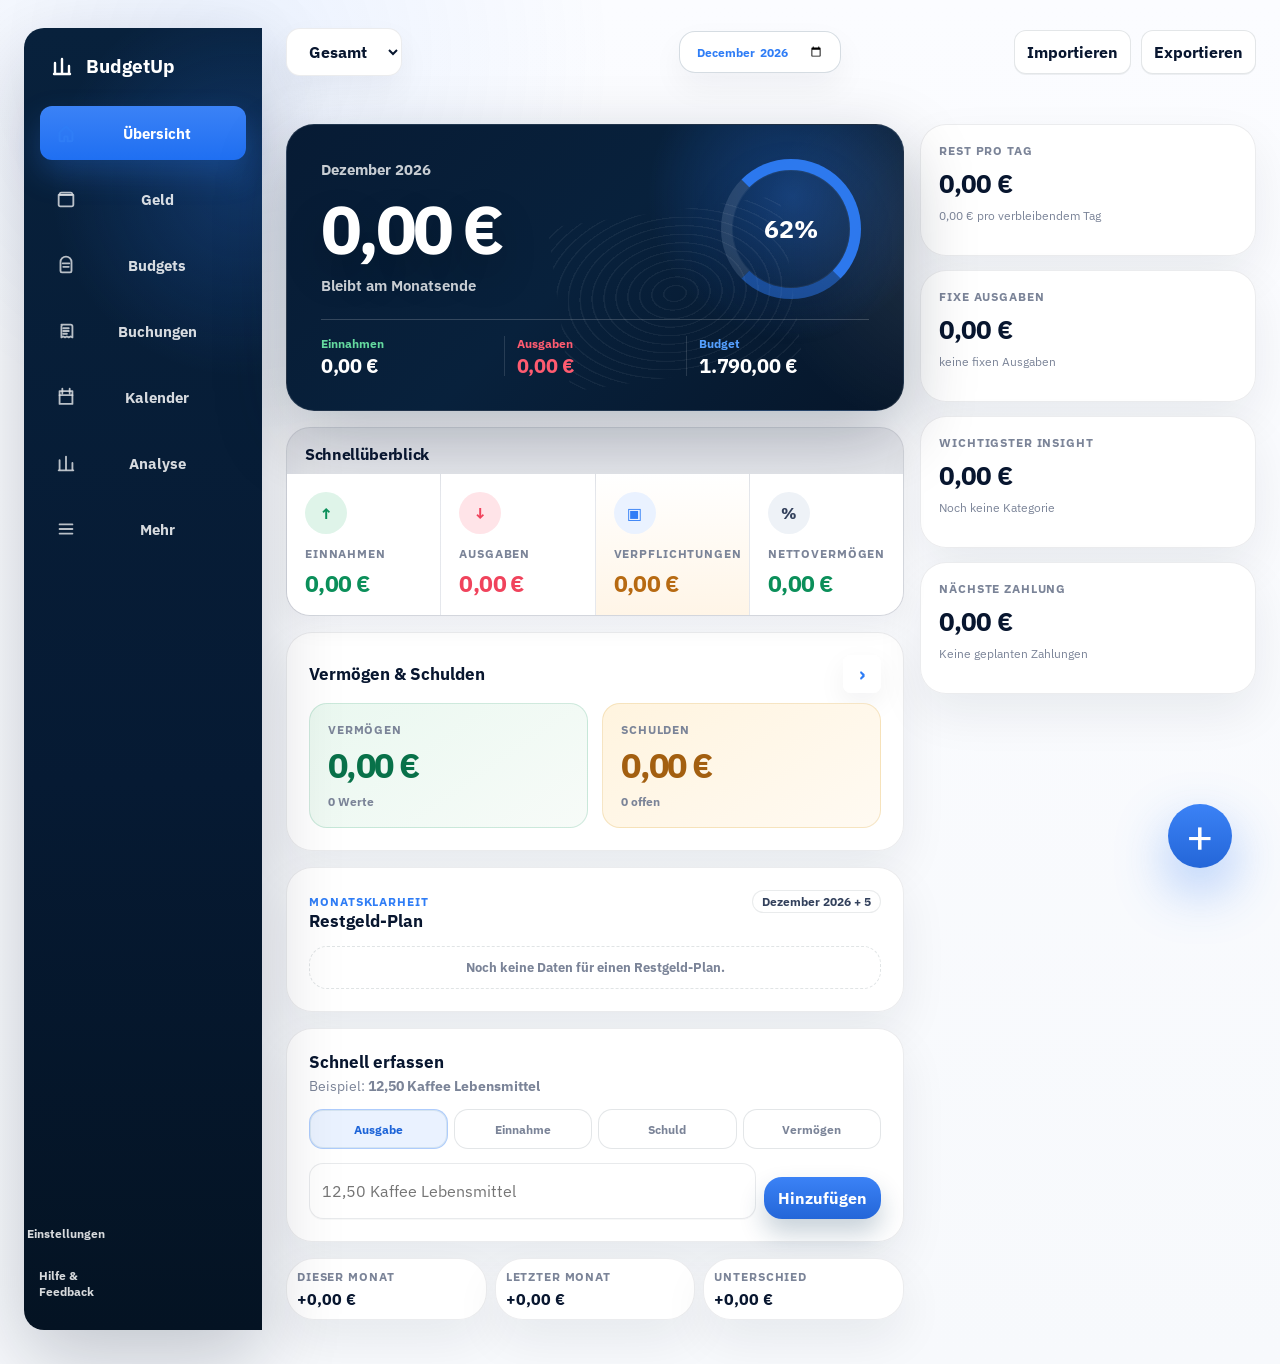
<file: index.html>
<!doctype html>
<html lang="de">
  <head>
    <meta charset="UTF-8" />
    <meta name="viewport" content="width=device-width, initial-scale=1, viewport-fit=cover" />
    <meta name="theme-color" content="#061a33" />
    <meta name="apple-mobile-web-app-capable" content="yes" />
    <meta name="apple-mobile-web-app-status-bar-style" content="black-translucent" />
    <meta name="apple-mobile-web-app-title" content="BudgetUp" />
    <title>BudgetUp</title>
    <link rel="manifest" href="manifest.webmanifest?v=104" />
    <link rel="apple-touch-icon" href="icons/icon-180.png" />
    <link rel="icon" href="icon.svg" type="image/svg+xml" />
    <link rel="stylesheet" href="styles.css?v=104" />
  </head>
  <body>
    <main class="app-shell">
      <aside class="desktop-sidebar" aria-label="Desktop-Navigation">
        <div class="desktop-brand">
          <svg viewBox="0 0 24 24" aria-hidden="true"><path d="M5 19V9M12 19V5M19 19v-7"></path><path d="M4 20h16"></path></svg>
          <strong>BudgetUp</strong>
        </div>
        <nav class="desktop-nav" aria-label="Desktop Hauptnavigation">
          <button class="bottom-nav-item active" type="button" data-view-target="overview"><svg viewBox="0 0 24 24" aria-hidden="true"><path d="M5 11.5 12 5l7 6.5V20a1 1 0 0 1-1 1h-4.2v-5.2h-3.6V21H6a1 1 0 0 1-1-1v-8.5Z"></path></svg>Übersicht</button>
          <button class="bottom-nav-item" type="button" data-view-target="accounts"><svg viewBox="0 0 24 24" aria-hidden="true"><path d="M4 7.5h16v10.8A1.7 1.7 0 0 1 18.3 20H5.7A1.7 1.7 0 0 1 4 18.3V7.5Z"></path><path d="M7 5h10a2 2 0 0 1 2 2.5H5A2 2 0 0 1 7 5Z"></path></svg>Geld</button>
          <button class="bottom-nav-item" type="button" data-view-target="budgets"><svg viewBox="0 0 24 24" aria-hidden="true"><path d="M6 18.5V8.8a6 6 0 0 1 12 0v9.7a1.5 1.5 0 0 1-1.5 1.5h-9A1.5 1.5 0 0 1 6 18.5Z"></path><path d="M8.4 10.2h7.2M9 14h6"></path></svg>Budgets</button>
          <button class="bottom-nav-item" type="button" data-view-target="transactions"><svg viewBox="0 0 24 24" aria-hidden="true"><path d="M7 5h10a2 2 0 0 1 2 2v12l-2-1-2 1-2-1-2 1-2-1-2 1V7a2 2 0 0 1 2-2Z"></path><path d="M9 9h6M9 12h6M9 15h4"></path></svg>Buchungen</button>
          <button class="bottom-nav-item" type="button" data-view-target="calendar"><svg viewBox="0 0 24 24" aria-hidden="true"><path d="M5 5.5h14v14H5z"></path><path d="M8 3v5M16 3v5M5 10h14"></path></svg>Kalender</button>
          <button class="bottom-nav-item" type="button" data-view-target="reports"><svg viewBox="0 0 24 24" aria-hidden="true"><path d="M5 19V9M12 19V5M19 19v-7"></path><path d="M4 20h16"></path></svg>Analyse</button>
          <button class="bottom-nav-item" type="button" data-view-target="more"><svg viewBox="0 0 24 24" aria-hidden="true"><path d="M5 7h14M5 12h14M5 17h14"></path></svg>Mehr</button>
        </nav>
        <div class="desktop-sidebar-footer">
          <button class="bottom-nav-item" type="button" data-view-target="more">Einstellungen</button>
          <button class="bottom-nav-item" type="button" data-view-target="more">Hilfe & Feedback</button>
        </div>
      </aside>
      <header class="topbar app-topbar">
        <div class="mobile-brand">BudgetUp</div>
        <div class="app-title-block">
          <p class="eyebrow">BudgetUp</p>
          <h1 id="viewTitle">Start</h1>
        </div>
        <button id="settingsButton" class="round-action settings-button" type="button" aria-label="Einstellungen">
          <svg viewBox="0 0 24 24" aria-hidden="true">
            <path d="M18 9.7a6 6 0 0 0-12 0c0 5.2-2 5.9-2 7.3h16c0-1.4-2-2.1-2-7.3Z"></path>
            <path d="M9.5 19a2.7 2.7 0 0 0 5 0"></path>
          </svg>
        </button>
      </header>

      <section class="context-strip" aria-label="Aktiver Kontext">
        <label class="context-picker">
          <span>Kontext</span>
          <select id="contextSelect" aria-label="Aktiven Kontext auswählen"></select>
        </label>
        <label class="month-picker month-picker-quiet" aria-hidden="true">
          <span>Monat</span>
          <input id="monthInput" type="month" tabindex="-1" />
        </label>
        <div class="desktop-top-actions" aria-label="Datenaktionen">
          <button class="secondary-button" type="button" data-more-action="import">Importieren</button>
          <button class="secondary-button" type="button" data-more-action="export">Exportieren</button>
        </div>
      </section>

      <p id="formMessage" class="form-message app-toast" role="status"></p>

      <section class="app-view" data-view="overview">
        <section class="hero-balance-card">
          <span id="overviewMonthLabel">Aktueller Monat</span>
          <strong id="remainingValue">0,00 €</strong>
          <small>Bleibt am Monatsende</small>
          <div class="hero-mini-totals" aria-label="Monatszahlen">
            <span><b>Einnahmen</b><strong id="heroIncomeValue">0,00 €</strong></span>
            <span><b>Ausgaben</b><strong id="heroExpenseValue">0,00 €</strong></span>
            <span><b>Budget</b><strong id="heroBudgetValue">0,00 €</strong></span>
          </div>
        </section>
        <section class="summary-grid overview-summary" aria-label="Monatsübersicht">
          <article class="metric income-metric" data-summary="income">
            <span>Einnahmen</span>
            <strong id="overviewIncomeValue">0,00 €</strong>
          </article>
          <article class="metric expense-metric" data-summary="expense">
            <span>Ausgaben</span>
            <strong id="overviewExpenseValue">0,00 €</strong>
          </article>
          <article class="metric debt-metric" data-summary="debt">
            <span>Verpflichtungen</span>
            <strong id="totalDebtValue">0,00 €</strong>
          </article>
          <article class="metric net-metric" data-summary="net">
            <span>Nettovermögen</span>
            <strong id="netWorthValue">0,00 €</strong>
          </article>
        </section>
        <section class="panel overview-money-panel" aria-label="Vermögen und Schulden">
          <div class="panel-title">
            <h2>Vermögen & Schulden</h2>
            <button id="overviewMoneyButton" class="icon-button" type="button" title="Geldbereich öffnen" aria-label="Geldbereich öffnen">›</button>
          </div>
          <div class="overview-money-grid">
            <button id="overviewAssetShortcut" class="overview-money-card asset-shortcut" type="button">
              <span>Vermögen</span>
              <strong id="overviewAssetShortcutValue">0,00 €</strong>
              <small id="overviewAssetShortcutHint">0 Werte</small>
            </button>
            <button id="overviewDebtShortcut" class="overview-money-card debt-shortcut" type="button">
              <span>Schulden</span>
              <strong id="overviewDebtShortcutValue">0,00 €</strong>
              <small id="overviewDebtShortcutHint">0 offene</small>
            </button>
          </div>
        </section>
        <section class="panel debt-forecast-panel" aria-label="Restgeld und Schuldenverlauf">
          <div class="panel-title">
            <div>
              <span class="section-kicker">Monatsklarheit</span>
              <h2>Restgeld-Plan</h2>
            </div>
            <span id="forecastRangeLabel" class="mini-pill">6 Monate</span>
          </div>
          <div id="debtForecastList" class="debt-forecast-list"></div>
        </section>
        <section class="overview-cards">
          <article class="insight-card">
            <span>Rest pro Tag</span>
            <strong id="restBudgetValue">0,00 €</strong>
            <small id="restBudgetHint">Für diesen Monat</small>
          </article>
          <article class="insight-card">
            <span>Fixe Ausgaben</span>
            <strong id="overviewRecurringValue">0,00 €</strong>
            <small id="overviewRecurringHint">monatlich wiederkehrend</small>
          </article>
          <article class="insight-card carryover-card">
            <span>Übernahme</span>
            <strong id="carryoverCount">0</strong>
            <small id="carryoverHint">offene Beträge im nächsten Monat</small>
          </article>
          <article class="insight-card">
            <span>Größte Ausgabe</span>
            <strong id="biggestExpenseValue">0,00 €</strong>
            <small id="biggestExpenseHint">Noch keine Ausgaben</small>
          </article>
          <article class="insight-card">
            <span>Wichtigster Insight</span>
            <strong id="topSpendValue">0,00 €</strong>
            <small id="topSpendHint">Noch keine Kategorie</small>
          </article>
          <article class="insight-card">
            <span>Nächste Zahlung</span>
            <strong id="nextPaymentValue">0,00 €</strong>
            <small id="nextPaymentHint">Keine geplanten Zahlungen</small>
          </article>
          <article class="insight-card">
            <span>Diese Woche</span>
            <strong id="weekSpendValue">0,00 €</strong>
            <small id="weekSpendHint">Ausgaben der laufenden Woche</small>
          </article>
        </section>
        <section class="quick-add-card panel">
          <div>
            <h2>Schnell erfassen</h2>
            <p>Beispiel: <b>12,50 Kaffee Lebensmittel</b></p>
          </div>
          <fieldset class="quick-add-type" aria-label="Typ für Schnell erfassen">
            <label>
              <input type="radio" name="quickAddType" value="expense" checked />
              <span>Ausgabe</span>
            </label>
            <label>
              <input type="radio" name="quickAddType" value="income" />
              <span>Einnahme</span>
            </label>
            <label>
              <input type="radio" name="quickAddType" value="debt" />
              <span>Schuld</span>
            </label>
            <label>
              <input type="radio" name="quickAddType" value="asset" />
              <span>Vermögen</span>
            </label>
          </fieldset>
          <div class="quick-add-controls">
            <input id="quickAddInput" type="text" inputmode="decimal" autocomplete="off" placeholder="12,50 Kaffee Lebensmittel" />
            <button id="quickAddButton" class="submit-button compact-submit" type="button">Hinzufügen</button>
          </div>
        </section>
        <section id="summaryBreakdown" class="panel summary-breakdown" hidden>
          <div class="panel-title">
            <h2 id="summaryBreakdownTitle">Zusammensetzung</h2>
            <button id="summaryBreakdownClose" class="icon-button" type="button" title="Schließen" aria-label="Schließen">×</button>
          </div>
          <div id="summaryBreakdownList" class="summary-breakdown-list"></div>
        </section>
        <section class="month-compare" aria-label="Monatsvergleich">
          <article>
            <span>Dieser Monat</span>
            <strong id="currentMonthValue">0,00 €</strong>
          </article>
          <article>
            <span>Letzter Monat</span>
            <strong id="previousMonthValue">0,00 €</strong>
          </article>
          <article>
            <span>Unterschied</span>
            <strong id="monthDifferenceValue">0,00 €</strong>
          </article>
        </section>
      </section>

      <section class="app-view" data-view="accounts" hidden>
        <section class="panel account-summary-card">
          <span>Nettovermögen</span>
          <strong id="accountsNetWorthValue">0,00 €</strong>
          <div class="account-summary-lines">
            <span>Vermögen <b id="totalAssetValue">0,00 €</b></span>
            <span>Schulden <b id="accountsDebtValue">0,00 €</b></span>
          </div>
        </section>
        <section class="panel bank-connect-card">
          <div>
            <span class="section-kicker">Bankverbindung</span>
            <h2>Bank sicher verbinden</h2>
            <p id="bankStatusText">Noch nicht verbunden. CSV-Import bleibt die sichere Zwischenlösung.</p>
          </div>
          <button id="bankConnectButton" class="submit-button compact-submit" type="button">Bank verbinden</button>
        </section>
        <section class="panel account-type-panel">
          <div class="panel-title">
            <h2>Geldstruktur</h2>
            <span class="mini-pill">Konten · Vermögen · Schulden</span>
          </div>
          <div id="accountStructureList" class="account-structure-list"></div>
        </section>
        <section class="panel people-panel">
          <div class="panel-title">
            <h2>Familie</h2>
            <div class="person-add">
              <input id="personNameInput" maxlength="80" type="text" placeholder="Vorname Nachname" autocomplete="off" />
              <button id="addPersonButton" class="icon-button" type="button" title="Person hinzufügen" aria-label="Person hinzufügen">+</button>
            </div>
          </div>
          <div id="personSummaryList" class="person-summary-list"></div>
        </section>
        <section class="workspace asset-workspace single-list">
          <section class="panel">
            <div class="panel-title">
              <h2 id="assetTitle">Vermögen</h2>
              <span class="mini-pill asset-pill" id="assetTotalMini">0 €</span>
            </div>
            <div id="assetList" class="asset-list"></div>
          </section>
        </section>
        <section class="workspace debt-workspace single-list">
          <section class="panel">
            <div class="panel-title">
              <h2 id="debtTitle">Schulden</h2>
              <span class="mini-pill debt-pill" id="debtTotalMini">0 €</span>
            </div>
            <div id="debtList" class="debt-list"></div>
          </section>
        </section>
      </section>

      <section class="app-view" data-view="budgets" hidden>
        <section class="panel">
          <div class="panel-title">
            <h2>Budgets</h2>
            <span class="mini-pill" id="budgetOverviewMini">0 € übrig</span>
          </div>
          <div id="budgetList" class="budget-list"></div>
        </section>
      </section>

      <section class="app-view" data-view="calendar" hidden>
        <section class="panel calendar-panel calendar-head-panel" aria-label="Monatskalender und Tagesauswahl">
          <div class="panel-title calendar-title-row">
            <button id="calendarPrevButton" class="icon-button" type="button" aria-label="Vorheriger Monat">‹</button>
            <div>
              <h2 id="calendarTitle">Kalender im Monat</h2>
              <span id="calendarSubtitle">Nur Tage mit Geldbewegung werden hervorgehoben</span>
            </div>
            <button id="calendarNextButton" class="icon-button" type="button" aria-label="Nächster Monat">›</button>
          </div>
          <button id="calendarTodayButton" class="secondary-button calendar-today-button" type="button">Heute</button>
          <div id="calendarGrid" class="calendar-grid"></div>
        </section>
        <section class="panel">
          <div class="panel-title">
            <h2 id="calendarDayTitle">Ausgewählter Tag</h2>
            <span id="calendarDayTotal" class="mini-pill">0 €</span>
          </div>
          <div id="calendarDayList" class="entry-list"></div>
        </section>
      </section>

      <section class="app-view" data-view="transactions" hidden>
        <section class="panel list-panel">
          <div class="panel-title list-title">
            <h2 id="entryTitle">Buchungen</h2>
            <span class="panel-totals">
              <span class="mini-pill income-pill" id="entryIncomeMini">0 €</span>
              <span class="mini-pill expense-pill" id="entryExpenseMini">0 €</span>
            </span>
          </div>
          <div class="entry-toolbar">
            <input id="transactionSearchInput" type="search" placeholder="Suchen" autocomplete="off" />
            <select id="filterInput" aria-label="Einträge filtern">
              <option value="all">Alle</option>
              <option value="expense">Ausgaben</option>
              <option value="income">Einnahmen</option>
              <option value="recurring">Wiederkehrend</option>
              <option value="open">Offen</option>
              <option value="paid">Bezahlt</option>
            </select>
            <button id="entryMenuButton" class="secondary-button list-menu-button" type="button" title="Menü" aria-label="Menü">☰</button>
            <div id="entryMenuPanel" class="list-actions entry-menu-panel" hidden>
              <button id="clearEntriesButton" class="secondary-button danger-button section-clear-button" type="button" title="Nur Buchungen leeren">Buchungen leeren</button>
            </div>
          </div>
          <div class="entry-scope-toggle" role="group" aria-label="Buchungszeitraum">
            <button id="entryScopeMonthButton" class="scope-toggle-button active" type="button">Monat anzeigen</button>
            <button id="entryScopeDayButton" class="scope-toggle-button" type="button">Nur ausgewählten Tag anzeigen</button>
          </div>
          <div id="entryList" class="entry-list"></div>
        </section>
      </section>

      <section class="app-view" data-view="reports" hidden>
        <section class="analysis-dashboard" aria-label="Analyse">
          <article id="reportsDiagnosisCard" class="analysis-hero">
            <span>Finanzlage</span>
            <strong id="reportsDiagnosisTitle">Analyse wird geladen</strong>
            <p id="reportsDiagnosisText">BudgetUp bewertet deinen Monat, deine Schuldenrate und deinen freien Puffer.</p>
            <div class="analysis-hero-strip">
              <span><b id="reportsCashValue">0,00 €</b><small>Monatspuffer</small></span>
              <span><b id="reportsDailyValue">0,00 €</b><small>pro Resttag</small></span>
            </div>
          </article>
          <div class="analysis-metric-grid">
            <article class="insight-card analysis-card income-card">
              <span>Einnahmen</span>
              <strong id="reportsIncomeValue">0,00 €</strong>
              <small id="reportsIncomeHint">echtes Geld, das reinkommt</small>
            </article>
            <article class="insight-card analysis-card fixed-card">
              <span>Fixkosten</span>
              <strong id="reportsFixedValue">0,00 €</strong>
              <small id="reportsFixedHint">Miete, Abos, Verträge</small>
            </article>
            <article class="insight-card analysis-card debt-payment-card">
              <span>Kreditraten</span>
              <strong id="reportsDebtPaymentValue">0,00 €</strong>
              <small id="reportsDebtPaymentHint">monatlicher Schuldendienst</small>
            </article>
            <article class="insight-card analysis-card variable-card">
              <span>Variable Ausgaben</span>
              <strong id="reportsVariableValue">0,00 €</strong>
              <small id="reportsVariableHint">einmalige Ausgaben</small>
            </article>
            <article class="insight-card analysis-card free-card">
              <span>Frei nach Fixkosten</span>
              <strong id="reportsFreeAfterFixedValue">0,00 €</strong>
              <small id="reportsFreeAfterFixedHint">vor variablen Ausgaben</small>
            </article>
            <article class="insight-card analysis-card debt-card">
              <span>Bestätigte Restschuld</span>
              <strong id="reportsDebtValue">0,00 €</strong>
              <small id="reportsDebtHint">Verbindlichkeiten</small>
            </article>
            <article class="insight-card analysis-card net-card">
              <span>Nettovermögen</span>
              <strong id="reportsNetWorthValue">0,00 €</strong>
              <small id="reportsNetWorthHint">Vermögen minus Schulden</small>
            </article>
          </div>
          <div class="analysis-focus-grid">
            <article class="panel analysis-panel priority-panel">
              <div class="panel-title">
                <h2>Was bedeutet das?</h2>
                <span class="mini-pill" id="reportsMonthMini">0 €</span>
              </div>
              <div id="reportsOptimizationList" class="analysis-action-list"></div>
            </article>
            <article class="panel analysis-panel">
              <div class="panel-title">
                <h2>Größte Belastungen</h2>
              </div>
              <div id="topCategoryList" class="insight-list"></div>
            </article>
            <article class="panel analysis-panel">
              <div class="panel-title">
                <h2>Fixe Ausgaben</h2>
              </div>
              <div id="recurringInsightList" class="insight-list compact"></div>
            </article>
            <article class="panel analysis-panel">
              <div class="panel-title">
                <h2>Auffällige Muster</h2>
              </div>
              <div id="reportsFrequentList" class="insight-list"></div>
            </article>
          </div>
        </section>
        <section class="panel analysis-trend-panel">
          <div class="panel-title">
            <h2>Monatsentwicklung</h2>
            <span class="mini-pill">6 Monate</span>
          </div>
          <div id="reportsTrendList" class="summary-breakdown-list"></div>
        </section>
      </section>

      <section class="app-view" data-view="more" hidden>
        <section class="panel more-hero">
          <div>
            <span class="section-kicker">Mehr</span>
            <h2>Werkzeuge & Sicherheit</h2>
            <p>Backup, Import, Bankverbindung und App-Informationen bleiben bewusst gebündelt.</p>
          </div>
          <button id="moreSettingsButton" class="secondary-button" type="button">Einstellungen öffnen</button>
        </section>
        <section class="panel bank-connect-card">
          <div>
            <span class="section-kicker">Vorbereitet</span>
            <h2>Bank verbinden</h2>
            <p>Noch nicht verbunden. Eine echte Verbindung braucht später ein sicheres Backend oder Serverless API.</p>
          </div>
          <button id="moreBankConnectButton" class="submit-button compact-submit" type="button">Info anzeigen</button>
        </section>
        <section class="panel provider-panel">
          <div class="panel-title">
            <h2>Provider-Vorbereitung</h2>
            <span class="mini-pill">keine API-Calls</span>
          </div>
          <div id="bankProviderList" class="provider-list"></div>
        </section>
        <section class="panel more-actions">
          <button class="secondary-button" type="button" data-more-action="category">Budget/Kategorie verwalten</button>
          <button class="secondary-button" type="button" data-more-action="export">Daten sichern</button>
          <button class="secondary-button" type="button" data-more-action="settings">Datenschutz & Speicher</button>
        </section>
      </section>
    </main>

    <div class="fab-layer">
      <div id="fabMenu" class="fab-menu" hidden>
        <button id="addExpenseButton" type="button">Ausgabe hinzufügen</button>
        <button id="addIncomeButton" type="button">Einnahme hinzufügen</button>
        <button id="addDebtButton" type="button">Schuld hinzufügen</button>
        <button id="addAssetButton" type="button">Vermögen hinzufügen</button>
        <button id="addCategoryButton" type="button">Budget/Kategorie</button>
      </div>
      <button id="fabButton" class="fab-button" type="button" aria-label="Hinzufügen" aria-expanded="false">+</button>
    </div>

    <nav class="bottom-nav" aria-label="Hauptnavigation">
      <button class="bottom-nav-item active" type="button" data-view-target="overview"><svg viewBox="0 0 24 24" aria-hidden="true"><path d="M5 11.5 12 5l7 6.5V20a1 1 0 0 1-1 1h-4.2v-5.2h-3.6V21H6a1 1 0 0 1-1-1v-8.5Z"></path></svg>Start</button>
      <button class="bottom-nav-item" type="button" data-view-target="accounts"><svg viewBox="0 0 24 24" aria-hidden="true"><path d="M4 7.5h16v10.8A1.7 1.7 0 0 1 18.3 20H5.7A1.7 1.7 0 0 1 4 18.3V7.5Z"></path><path d="M7 5h10a2 2 0 0 1 2 2.5H5A2 2 0 0 1 7 5Z"></path><path d="M15.5 13H19v3h-3.5a1.5 1.5 0 0 1 0-3Z"></path></svg>Geld</button>
      <button class="bottom-nav-item" type="button" data-view-target="budgets"><svg viewBox="0 0 24 24" aria-hidden="true"><path d="M6 18.5V8.8a6 6 0 0 1 12 0v9.7a1.5 1.5 0 0 1-1.5 1.5h-9A1.5 1.5 0 0 1 6 18.5Z"></path><path d="M8.4 10.2h7.2M9 14h6"></path></svg>Budgets</button>
      <button class="bottom-nav-item" type="button" data-view-target="transactions"><svg viewBox="0 0 24 24" aria-hidden="true"><path d="M7 5h10a2 2 0 0 1 2 2v12l-2-1-2 1-2-1-2 1-2-1-2 1V7a2 2 0 0 1 2-2Z"></path><path d="M9 9h6M9 12h6M9 15h4"></path></svg>Buchungen</button>
      <button class="bottom-nav-item" type="button" data-view-target="calendar"><svg viewBox="0 0 24 24" aria-hidden="true"><path d="M5 5.5h14v14H5z"></path><path d="M8 3v5M16 3v5M5 10h14"></path></svg>Kalender</button>
      <button class="bottom-nav-item" type="button" data-view-target="reports"><svg viewBox="0 0 24 24" aria-hidden="true"><path d="M5 19V9M12 19V5M19 19v-7"></path><path d="M4 20h16"></path></svg>Analyse</button>
    </nav>

    <div class="form-templates" hidden>
      <form id="entryForm" class="panel entry-form" hidden>
        <div class="panel-title">
          <h2 id="formTitle">Einfach eintragen</h2>
          <button id="resetFormButton" class="icon-button" type="button" title="Formular leeren" aria-label="Formular leeren">↺</button>
        </div>
        <input id="entryId" type="hidden" />
        <input id="debtId" type="hidden" />
        <div class="form-grid">
          <label>
            <span>Person</span>
            <select id="personInput"></select>
          </label>
          <label data-type-field>
            <span>Typ</span>
            <select id="typeInput">
              <option value="expense">Ausgabe</option>
              <option value="income">Einnahme</option>
              <option value="debt">Schuld / Kredit</option>
            </select>
          </label>
          <label data-normal-field>
            <span>Startdatum</span>
            <input id="dateInput" type="date" autocomplete="off" />
          </label>
          <label data-normal-field>
            <span>Kategorie</span>
            <select id="categoryInput"></select>
          </label>
          <label data-normal-field>
            <span>Eigene Kategorie</span>
            <input id="customCategoryInput" autocomplete="off" maxlength="36" type="text" placeholder="Neue Kategorie eingeben" />
          </label>
          <label data-normal-field>
            <span>Betrag</span>
            <span class="money-input">
              <input id="amountInput" inputmode="decimal" type="text" autocomplete="off" />
              <span>€</span>
            </span>
          </label>
          <label class="wide" data-normal-field>
            <span>Beschreibung</span>
            <input id="descriptionInput" autocomplete="off" maxlength="80" type="text" />
          </label>
          <label data-normal-field>
            <span>Zahlungsart</span>
            <select id="paymentInput">
              <option>Karte</option>
              <option>Bar</option>
              <option>Überweisung</option>
              <option>Lastschrift</option>
            </select>
          </label>
          <label data-normal-field>
            <span>Analyse-Typ</span>
            <select id="classificationInput">
              <option value="">Automatisch erkennen</option>
              <option value="income">Einnahme</option>
              <option value="fixed_expense">Fixkosten</option>
              <option value="debt_payment">Kreditrate / Schuldenrate</option>
              <option value="variable_expense">Variable Ausgabe</option>
              <option value="transfer">Umbuchung / Transfer</option>
              <option value="ignored">Nicht auswerten</option>
            </select>
          </label>
          <label data-normal-field>
            <span>Wiederholung</span>
            <select id="recurrenceInput">
              <option value="none">Keine</option>
              <option value="daily">Täglich</option>
              <option value="weekly">Wöchentlich</option>
              <option value="monthly">Monatlich</option>
              <option value="yearly">Jährlich</option>
            </select>
          </label>
          <label data-normal-field>
            <span>Enddatum optional</span>
            <input id="entryEndInput" type="date" autocomplete="off" />
          </label>
          <label data-normal-field>
            <span>Status</span>
            <select id="entryStatusInput">
              <option value="open">offen</option>
              <option value="paid">bezahlt</option>
              <option value="ended">beendet</option>
            </select>
          </label>
          <label data-debt-field>
            <span>Bei wem</span>
            <input id="creditorInput" autocomplete="off" maxlength="60" type="text" />
          </label>
          <label data-debt-field>
            <span>Gesamtschuld</span>
            <span class="money-input">
              <input id="debtTotalInput" inputmode="decimal" type="text" autocomplete="off" />
              <span>€</span>
            </span>
          </label>
          <label data-debt-field class="debt-mode-field">
            <span>Berechnung</span>
            <select id="debtCalculationModeInput">
              <option value="auto_schedule">Automatisch nach Ratenplan</option>
              <option value="manual">Manuell überschreiben</option>
            </select>
            <small>BudgetUp berechnet bezahlt, offen und fertig automatisch aus Startdatum und Rate.</small>
          </label>
          <label data-debt-field>
            <span>Startdatum</span>
            <input id="debtStartInput" type="date" autocomplete="off" />
          </label>
          <label data-debt-field>
            <span>Bis Datum</span>
            <input id="debtEndInput" type="date" autocomplete="off" />
          </label>
          <label data-debt-field>
            <span>Status</span>
            <select id="debtStatusInput">
              <option value="open">offen</option>
              <option value="paid">bezahlt</option>
              <option value="ended">beendet</option>
            </select>
          </label>
          <label data-debt-field>
            <span>Zahlungsart</span>
            <select id="debtPaymentMethodInput">
              <option value=""></option>
              <option>Lastschrift</option>
              <option>Überweisung</option>
              <option>Karte</option>
              <option>Bar</option>
            </select>
          </label>
          <label data-debt-field>
            <span>Von Konto</span>
            <input id="debtAccountInput" autocomplete="off" maxlength="60" type="text" />
          </label>
          <label data-debt-field>
            <span>Monatlich</span>
            <span class="money-input">
              <input id="debtPaymentInput" inputmode="decimal" type="text" autocomplete="off" />
              <span>€</span>
            </span>
          </label>
          <label data-debt-field>
            <span>Nettokredit</span>
            <span class="money-input">
              <input id="principalInput" inputmode="decimal" type="text" autocomplete="off" />
              <span>€</span>
            </span>
          </label>
          <label data-debt-field>
            <span>Zinsen gesamt</span>
            <span class="money-input">
              <input id="interestInput" inputmode="decimal" type="text" autocomplete="off" />
              <span>€</span>
            </span>
          </label>
          <label data-debt-field>
            <span>Sollzins pro Jahr</span>
            <span class="percent-input">
              <input id="nominalRateInput" inputmode="decimal" type="text" autocomplete="off" />
              <span>%</span>
            </span>
          </label>
          <label data-debt-field>
            <span>Effektiver Jahreszins</span>
            <span class="percent-input">
              <input id="effectiveRateInput" inputmode="decimal" type="text" autocomplete="off" />
              <span>%</span>
            </span>
          </label>
          <label data-debt-field>
            <span>Laufzeit in Monaten</span>
            <input id="termInput" inputmode="numeric" type="number" min="0" autocomplete="off" />
          </label>
          <label data-debt-field>
            <span>Letzte Rate</span>
            <span class="money-input">
              <input id="finalPaymentInput" inputmode="decimal" type="text" autocomplete="off" />
              <span>€</span>
            </span>
          </label>
          <div id="manualDebtFields" class="manual-debt-fields" data-debt-field hidden>
            <div class="manual-debt-warning">
              Manuelle Werte überschreiben die automatische Berechnung.
            </div>
            <label>
              <span>Bisher bezahlt</span>
              <span class="money-input">
                <input id="paidSoFarInput" inputmode="decimal" type="text" autocomplete="off" />
                <span>€</span>
              </span>
            </label>
            <label>
              <span>Bisher bezahlt bis</span>
              <input id="paidThroughInput" type="month" autocomplete="off" />
            </label>
            <label>
              <span>Bezahlte Raten</span>
              <input id="manualPaidInstallmentsInput" inputmode="numeric" type="number" min="0" autocomplete="off" />
            </label>
          </div>
          <div id="debtLiveSummary" class="debt-live-summary" data-debt-field aria-live="polite">
            <span>Berechnung: Automatisch nach Ratenplan</span>
            <strong>0,00 €</strong>
            <small>Startdatum, Gesamtschuld und Monatsrate eintragen.</small>
          </div>
        </div>
        <button class="submit-button" type="submit">Speichern</button>
        <div id="editModalActions" class="edit-modal-actions" hidden>
          <button id="editCancelButton" class="secondary-button" type="button">Abbrechen</button>
          <button id="editDeleteButton" class="secondary-button danger-button" type="button">Löschen</button>
        </div>
      </form>

      <form id="assetForm" class="panel entry-form" hidden>
        <div class="panel-title">
          <h2 id="assetFormTitle">Neues Vermögen</h2>
        </div>
        <input id="assetId" type="hidden" />
        <div class="form-grid">
          <label>
            <span>Person</span>
            <select id="assetPersonInput"></select>
          </label>
          <label>
            <span>Art</span>
            <select id="assetTypeInput">
              <option value="cash">Bargeld</option>
              <option value="bank">Bankkonto</option>
              <option value="savings">Sparkonto</option>
              <option value="investment">Investment</option>
              <option value="property">Sachwert</option>
              <option value="other">Sonstiges</option>
            </select>
          </label>
          <label>
            <span>Name</span>
            <input id="assetNameInput" autocomplete="off" maxlength="80" type="text" required />
          </label>
          <label>
            <span>Betrag</span>
            <span class="money-input">
              <input id="assetAmountInput" inputmode="decimal" type="text" autocomplete="off" required />
              <span>€</span>
            </span>
          </label>
          <label class="wide">
            <span>Notiz</span>
            <input id="assetNoteInput" autocomplete="off" maxlength="80" type="text" />
          </label>
        </div>
        <button class="submit-button" type="submit">Speichern</button>
        <div id="assetModalActions" class="edit-modal-actions" hidden>
          <button id="assetCancelButton" class="secondary-button" type="button">Abbrechen</button>
          <button id="assetDeleteButton" class="secondary-button danger-button" type="button">Löschen</button>
        </div>
      </form>

      <form id="categoryForm" class="panel entry-form" hidden>
        <div class="panel-title">
          <h2 id="categoryFormTitle">Budget/Kategorie</h2>
        </div>
        <input id="categoryIdInput" type="hidden" />
        <div class="form-grid">
          <label>
            <span>Name</span>
            <input id="categoryNameInput" maxlength="36" type="text" autocomplete="off" required />
          </label>
          <label>
            <span>Monatsbudget</span>
            <span class="money-input">
              <input id="categoryBudgetInput" inputmode="decimal" type="text" autocomplete="off" />
              <span>€</span>
            </span>
          </label>
        </div>
        <button class="submit-button" type="submit">Speichern</button>
        <div id="categoryModalActions" class="edit-modal-actions" hidden>
          <button id="categoryCancelButton" class="secondary-button" type="button">Abbrechen</button>
          <button id="categoryDeleteButton" class="secondary-button danger-button" type="button">Löschen</button>
        </div>
      </form>
    </div>

    <div id="promptDialog" class="confirm-dialog" hidden role="dialog" aria-modal="true" aria-labelledby="promptDialogTitle">
      <div class="confirm-dialog-backdrop"></div>
      <div class="confirm-dialog-box">
        <h2 id="promptDialogTitle" class="confirm-dialog-title">Eingabe</h2>
        <p id="promptDialogMessage" class="confirm-dialog-message"></p>
        <input id="promptDialogInput" class="prompt-dialog-input" type="text" autocomplete="off" />
        <div class="confirm-dialog-actions">
          <button id="promptDialogCancel" class="secondary-button" type="button">Abbrechen</button>
          <button id="promptDialogOk" class="submit-button compact-submit" type="button">OK</button>
        </div>
      </div>
    </div>

    <div id="editModal" class="edit-modal" hidden role="dialog" aria-modal="true" aria-labelledby="formTitle">
      <div id="editModalBackdrop" class="edit-modal-backdrop"></div>
      <div class="edit-modal-box">
        <div id="editModalSlot"></div>
      </div>
    </div>

    <div id="settingsModal" class="edit-modal settings-modal" hidden role="dialog" aria-modal="true" aria-labelledby="settingsTitle">
      <div id="settingsModalBackdrop" class="edit-modal-backdrop"></div>
      <div class="edit-modal-box settings-box">
        <div class="panel-title settings-title">
          <div>
            <p class="eyebrow">BudgetUp</p>
            <h2 id="settingsTitle">Einstellungen</h2>
          </div>
          <button id="settingsCloseButton" class="icon-button" type="button" title="Schließen" aria-label="Schließen">×</button>
        </div>
        <section class="settings-section">
          <h3>Datenmanagement</h3>
          <p>Deine Daten bleiben lokal in diesem Browser gespeichert. Exportiere regelmäßig ein Backup, bevor du größere Änderungen machst.</p>
          <div class="utility-actions settings-actions" aria-label="Datensicherung">
            <button id="exportButton" class="secondary-button backup-button" type="button">Daten sichern</button>
            <label class="secondary-button import-label backup-button">
              Daten wiederherstellen
              <input id="importInput" type="file" accept=".xlsx,.json,.csv,application/vnd.openxmlformats-officedocument.spreadsheetml.sheet,application/json,text/csv" />
            </label>
            <button id="clearButton" class="secondary-button danger-button quick-clear-button" type="button" title="Alles löschen (nur ausgewählte Person oder Gesamt)">Alles löschen</button>
          </div>
        </section>
        <section class="settings-section">
          <h3>App-Information</h3>
          <div class="settings-info-grid">
            <span>Speicher</span><strong>lokal · budget-app-v2</strong>
            <span>Modus</span><strong>mobile Finance PWA</strong>
            <span>Design</span><strong>Calm Premium · hell</strong>
          </div>
        </section>
        <section class="settings-section muted-settings">
          <h3>Datenschutz</h3>
          <p>BudgetUp sendet keine Finanzdaten an einen Server. Import, Export und Löschen passieren lokal auf deinem Gerät.</p>
        </section>
      </div>
    </div>

    <div id="bankInfoModal" class="edit-modal settings-modal" hidden role="dialog" aria-modal="true" aria-labelledby="bankInfoTitle">
      <div id="bankInfoBackdrop" class="edit-modal-backdrop"></div>
      <div class="edit-modal-box settings-box">
        <div class="panel-title settings-title">
          <div>
            <p class="eyebrow">Sichere Architektur</p>
            <h2 id="bankInfoTitle">Bank verbinden</h2>
          </div>
          <button id="bankInfoCloseButton" class="icon-button" type="button" title="Schließen" aria-label="Schließen">×</button>
        </div>
        <section class="settings-section">
          <h3>Noch nicht verbunden</h3>
          <p>BudgetUp speichert aktuell nur lokale Daten. Eine echte PSD2-/Bankverbindung darf nicht mit Secrets direkt im Browser laufen.</p>
        </section>
        <section class="settings-section">
          <h3>Vorbereitete Struktur</h3>
          <p>Geplant sind Provider wie GoCardless, Tink oder finAPI über ein sicheres Backend/Serverless API. CSV-Import bleibt bis dahin die sichere Zwischenlösung.</p>
        </section>
        <section class="settings-section muted-settings">
          <h3>Datensatz</h3>
          <p><code>bankConnections</code>: id, provider, status, lastSyncAt, consentExpiresAt, accountIds.</p>
        </section>
      </div>
    </div>

    <div id="personContextMenu" class="context-menu" hidden role="menu">
      <button class="context-menu-item" data-action="duplicate" type="button">Person duplizieren</button>
      <button class="context-menu-item" data-action="rename" type="button">Umbenennen</button>
      <button class="context-menu-item danger" data-action="delete" type="button">Person löschen</button>
    </div>

    <div id="choiceDialog" class="confirm-dialog" hidden role="dialog" aria-modal="true" aria-labelledby="choiceDialogTitle">
      <div class="confirm-dialog-backdrop"></div>
      <div class="confirm-dialog-box">
        <h2 id="choiceDialogTitle" class="confirm-dialog-title">Auswählen</h2>
        <p id="choiceDialogMessage" class="confirm-dialog-message"></p>
        <div id="choiceDialogOptions" class="choice-dialog-options"></div>
        <div class="confirm-dialog-actions">
          <button id="choiceDialogCancel" class="secondary-button" type="button">Abbrechen</button>
        </div>
      </div>
    </div>

    <div id="confirmDialog" class="confirm-dialog" hidden role="dialog" aria-modal="true" aria-labelledby="confirmDialogTitle">
      <div class="confirm-dialog-backdrop"></div>
      <div class="confirm-dialog-box">
        <h2 id="confirmDialogTitle" class="confirm-dialog-title">Bestätigen</h2>
        <p id="confirmDialogMessage" class="confirm-dialog-message"></p>
        <div class="confirm-dialog-actions">
          <button id="confirmDialogCancel" class="secondary-button" type="button">Abbrechen</button>
          <button id="confirmDialogOk" class="secondary-button danger-button" type="button">Ja, löschen</button>
        </div>
      </div>
    </div>

    <template id="categoryTemplate">
      <div class="category-item">
        <input class="category-name" maxlength="28" />
        <input class="category-budget" type="number" min="0" step="1" inputmode="decimal" />
        <button class="icon-button category-delete" type="button" title="Kategorie entfernen" aria-label="Kategorie entfernen">×</button>
      </div>
    </template>

    <script src="app.js?v=104" defer></script>
  </body>
</html>
</file>
<file: styles.css>
@import url("https://fonts.googleapis.com/css2?family=IBM+Plex+Sans:wght@400;500;600;700;800;900&display=swap");

:root {
  color-scheme: light;
  --bg: #edf4f1;
  --surface: #ffffff;
  --surface-soft: #f7faf8;
  --ink: #102626;
  --muted: #4f625e;
  --line: #c2d0cb;
  --line-strong: #98aaa4;
  --brand: #113b3c;
  --accent: #cfe85a;
  --danger: #a61f2a;
  --good: #176a45;
  --shadow: 0 12px 30px rgba(20, 45, 42, 0.11);
}

* {
  box-sizing: border-box;
}

body {
  margin: 0;
  min-height: 100vh;
  background:
    radial-gradient(circle at top left, rgba(207, 232, 90, 0.18), transparent 28rem),
    linear-gradient(180deg, #f8fbf9 0%, var(--bg) 34rem);
  color: var(--ink);
  font-family: Inter, ui-sans-serif, system-ui, -apple-system, BlinkMacSystemFont, "Segoe UI", sans-serif;
}

body.modal-open {
  overflow: hidden;
}

button,
input,
select {
  font: inherit;
}

button {
  cursor: pointer;
}

.app-shell {
  width: min(1120px, 100%);
  margin: 0 auto;
  padding: max(12px, env(safe-area-inset-top)) 14px max(22px, env(safe-area-inset-bottom));
}

.topbar {
  display: flex;
  align-items: center;
  justify-content: space-between;
  gap: 16px;
  padding: 8px 2px 12px;
}

.eyebrow {
  margin: 0 0 4px;
  color: var(--muted);
  font-size: 0.82rem;
  font-weight: 700;
  text-transform: uppercase;
}

h1,
h2 {
  margin: 0;
  letter-spacing: 0;
}

h1 {
  font-size: 1.75rem;
  font-weight: 900;
}

h2 {
  font-size: 1.05rem;
}

.month-picker {
  display: grid;
  gap: 6px;
  color: var(--muted);
  font-size: 0.78rem;
  font-weight: 700;
  text-transform: uppercase;
}

.month-picker input,
select,
input {
  min-height: 42px;
  border: 1px solid var(--line);
  border-radius: 8px;
  background: #fff;
  color: var(--ink);
  padding: 0 12px;
}

.month-picker input {
  border-color: var(--brand);
  background: #f8fbf9;
  font-weight: 850;
}

.trust-note {
  margin: -2px 0 10px;
  color: var(--muted);
  font-size: 0.86rem;
  font-weight: 700;
  line-height: 1.35;
}

.summary-grid {
  display: grid;
  grid-template-columns: repeat(4, minmax(0, 1fr));
  gap: 8px;
  margin-bottom: 10px;
}

.metric {
  min-height: 96px;
  border: 1px solid var(--line-strong);
  border-radius: 10px;
  background: linear-gradient(180deg, #ffffff 0%, #f6faf8 100%);
  box-shadow: var(--shadow);
  padding: 15px;
  cursor: pointer;
}

.metric.selected {
  border-color: var(--brand);
  box-shadow: inset 0 0 0 1px var(--brand), var(--shadow);
}

.metric span {
  display: block;
  color: var(--muted);
  font-size: 0.76rem;
  font-weight: 850;
  margin-bottom: 10px;
}

.metric strong {
  display: block;
  font-size: clamp(1.1rem, 2.1vw, 1.55rem);
  line-height: 1.1;
  overflow-wrap: anywhere;
}

.metric.primary {
  background: linear-gradient(180deg, #154749 0%, #113b3c 100%);
  color: #fff;
  border-color: #0e3334;
}

.metric.primary span {
  color: #dbe9e4;
}

.metric.primary strong {
  color: #fff;
}

.metric.primary.positive {
  background: #176a45;
}

.metric.primary.negative {
  background: #9f2529;
}

.income-metric {
  border-color: #62a97a;
  background: #eaf7ef;
}

.income-metric strong {
  color: var(--good);
}

.expense-metric {
  border-color: #d46b71;
  background: #fff0f1;
}

.expense-metric strong {
  color: var(--danger);
}

.metric.debt-metric {
  border-color: #c9a447;
  background: #fff5dc;
}

.metric.debt-metric strong {
  color: #704800;
}

.metric.asset-metric {
  border-color: #62a97a;
  background: #eaf7ef;
}

.metric.asset-metric strong {
  color: var(--good);
}

.net-metric {
  border-color: #8ca19b;
  background: linear-gradient(180deg, #ffffff 0%, #eef4f1 100%);
}

.net-metric.positive strong {
  color: var(--good);
}

.net-metric.negative strong {
  color: var(--danger);
}

.month-compare {
  display: grid;
  grid-template-columns: repeat(3, minmax(0, 1fr));
  gap: 8px;
  margin: 0 0 10px;
}

.month-compare article {
  border: 1px solid var(--line);
  border-radius: 10px;
  background: rgba(255, 255, 255, 0.72);
  padding: 10px;
}

.month-compare span {
  display: block;
  color: var(--muted);
  font-size: 0.74rem;
  font-weight: 850;
  margin-bottom: 5px;
}

.month-compare strong {
  display: block;
  font-size: 1rem;
  font-weight: 900;
}

.insights-grid {
  display: grid;
  grid-template-columns: repeat(4, minmax(0, 1fr));
  gap: 8px;
  margin: 0 0 10px;
}

.insight-card {
  min-height: 112px;
  border: 1px solid var(--line);
  border-radius: 10px;
  background: rgba(255, 255, 255, 0.86);
  box-shadow: 0 8px 22px rgba(20, 45, 42, 0.08);
  padding: 12px;
}

.insight-card > span {
  display: block;
  color: var(--muted);
  font-size: 0.74rem;
  font-weight: 900;
  margin-bottom: 8px;
  text-transform: uppercase;
}

.insight-card > strong {
  display: block;
  font-size: 1.35rem;
  font-weight: 950;
  margin-bottom: 4px;
}

.insight-card > small,
.insight-line small {
  color: var(--muted);
  font-size: 0.76rem;
  line-height: 1.35;
}

.insight-list {
  display: grid;
  gap: 7px;
}

.insight-line {
  display: grid;
  grid-template-columns: minmax(0, 1fr) auto;
  gap: 2px 8px;
  align-items: center;
}

.insight-line span {
  min-width: 0;
  overflow: hidden;
  color: var(--ink);
  font-size: 0.86rem;
  font-weight: 800;
  text-overflow: ellipsis;
  white-space: nowrap;
}

.insight-line strong {
  color: var(--brand);
  font-size: 0.86rem;
  font-weight: 950;
  white-space: nowrap;
}

.insight-line small {
  grid-column: 1 / -1;
}

.carryover-card {
  border-color: #c9a447;
  background: #fffaf0;
}

.summary-breakdown {
  margin: 0 0 10px;
}

.summary-breakdown-list {
  display: grid;
  gap: 8px;
}

.summary-breakdown-row {
  display: grid;
  grid-template-columns: minmax(0, 1fr) auto;
  gap: 12px;
  align-items: center;
  border: 1px solid var(--line);
  border-radius: 8px;
  background: var(--surface-soft);
  padding: 9px 10px;
}

.summary-breakdown-row span,
.summary-breakdown-row small,
.summary-breakdown-row strong {
  min-width: 0;
}

.summary-breakdown-row span > strong,
.summary-breakdown-row small {
  display: block;
  overflow: hidden;
  text-overflow: ellipsis;
  white-space: nowrap;
}

.summary-breakdown-row small {
  color: var(--muted);
  font-size: 0.78rem;
  margin-top: 2px;
}

.summary-total {
  border-color: var(--brand);
  background: #edf7f3;
}

.workspace {
  display: grid;
  grid-template-columns: minmax(0, 1.55fr) minmax(280px, 0.85fr);
  gap: 14px;
  margin-bottom: 10px;
}

.workspace.single-list {
  grid-template-columns: 1fr;
}

.workspace.form-workspace {
  grid-template-columns: 1fr;
}

.panel {
  border: 1px solid var(--line-strong);
  border-radius: 10px;
  background: var(--surface);
  box-shadow: var(--shadow);
  padding: 12px;
}

.panel-title {
  display: flex;
  align-items: center;
  justify-content: space-between;
  gap: 12px;
  margin-bottom: 10px;
  flex-wrap: wrap;
}

.collapsible-panel {
  margin: 0;
}

.collapsible-panel > summary.panel-title {
  cursor: pointer;
  list-style: none;
  user-select: none;
  position: relative;
  min-height: 56px;
  padding: 10px 12px;
  margin: -4px -4px 10px;
  border-radius: 8px;
  background: #ffffff;
  border: 1px solid var(--line-strong);
  transition: background 0.15s ease, box-shadow 0.15s ease;
}

.debt-workspace .collapsible-panel > summary.panel-title {
  border-left: 5px solid #c9a447;
}

.asset-workspace .collapsible-panel > summary.panel-title {
  border-left: 5px solid #62a97a;
}

.list-panel .collapsible-panel > summary.panel-title {
  border-left: 5px solid var(--brand);
}

.collapsible-panel > summary.panel-title:hover {
  background: #f0f6f3;
  box-shadow: 0 1px 3px rgba(0, 0, 0, 0.06);
}

.collapsible-panel > summary.panel-title:focus-visible {
  outline: 2px solid var(--brand);
  outline-offset: 2px;
}

.collapsible-panel > summary.panel-title::-webkit-details-marker {
  display: none;
}

.collapsible-panel > summary.panel-title::after {
  content: "⌄";
  display: inline-flex;
  align-items: center;
  justify-content: center;
  margin-left: 6px;
  width: 34px;
  height: 34px;
  padding: 0;
  border-radius: 999px;
  border: 1px solid var(--line-strong);
  background: #f3f7f5;
  color: var(--brand);
  font-size: 1.25rem;
  font-weight: 900;
  white-space: nowrap;
  transition: transform 0.18s ease, background 0.18s ease, color 0.18s ease, border-color 0.18s ease;
  order: 10;
}

.collapsible-panel[open] > summary.panel-title {
  background: #e5f0ec;
  border-color: var(--brand);
  box-shadow: inset 0 0 0 1px rgba(17, 59, 60, 0.24), 0 8px 20px rgba(17, 59, 60, 0.08);
}

.collapsible-panel[open] > summary.panel-title::after {
  content: "⌄";
  border-color: var(--brand);
  background: var(--brand);
  color: #ffffff;
  transform: rotate(180deg);
}

.collapsible-panel:not([open]) > summary.panel-title {
  margin-bottom: 0;
}

.collapsible-panel:not([open]) .section-actions {
  display: none;
}

.collapsible-panel > summary.panel-title h2 {
  flex: 1 1 auto;
  min-width: 0;
}

.panel-totals {
  display: inline-flex;
  flex-wrap: wrap;
  gap: 6px;
  align-items: center;
}

.mini-pill {
  display: inline-flex;
  align-items: center;
  padding: 2px 9px;
  border-radius: 999px;
  border: 1px solid var(--line);
  background: var(--surface-soft);
  font-size: 0.78rem;
  font-weight: 700;
  line-height: 1.4;
  white-space: nowrap;
}

.mini-pill.income-pill {
  color: var(--good);
  border-color: #62a97a;
  background: #eaf7ef;
}

.mini-pill.expense-pill {
  color: var(--danger);
  border-color: #d46b71;
  background: #fff0f1;
}

.mini-pill.debt-pill {
  color: #704800;
  border-color: #c9a447;
  background: #fff5dc;
}

.mini-pill.asset-pill {
  color: #176a45;
  border-color: #62a97a;
  background: #eaf7ef;
}

.people-panel {
  margin-bottom: 10px;
  overflow: visible;
}

.person-add {
  display: flex;
  min-width: min(340px, 100%);
  gap: 8px;
}

.person-add input {
  width: 100%;
}

.person-summary-list {
  display: grid;
  grid-template-columns: repeat(auto-fit, minmax(260px, 1fr));
  gap: 14px 86px;
  overflow: visible;
}

.person-card {
  position: relative;
  display: grid;
  grid-template-columns: minmax(0, 1fr);
  gap: 8px;
  border: 1px solid var(--line);
  border-radius: 12px;
  background: var(--surface);
  padding: 12px 14px;
  cursor: pointer;
  outline: none;
  transition: box-shadow 0.15s ease, border-color 0.15s ease;
}

.person-card:hover {
  box-shadow: 0 2px 8px rgba(0, 0, 0, 0.06);
}

.person-card.selected {
  border-color: var(--brand);
  background: #edf7f3;
  box-shadow: 0 0 0 1px var(--brand) inset, 0 2px 10px rgba(17, 59, 60, 0.08);
}

.person-card:focus-visible {
  box-shadow: 0 0 0 3px rgba(17, 59, 60, 0.22);
}

.family-card {
  background: linear-gradient(180deg, #f5f8f6 0%, #eaf0ec 100%);
  border-color: #c8d3cf;
}

.family-card.selected {
  background: linear-gradient(180deg, #e3f1e9 0%, #d2e4d9 100%);
}

.person-copy {
  display: grid;
  grid-template-columns: minmax(0, 1fr) auto;
  align-items: center;
  gap: 10px;
  min-width: 0;
}

.person-copy strong {
  display: block;
  overflow: hidden;
  text-overflow: ellipsis;
  white-space: nowrap;
  font-size: 1.02rem;
  color: var(--ink);
}

.person-card b {
  justify-self: end;
  font-size: 1.18rem;
  font-weight: 800;
  line-height: 1.1;
  padding: 4px 12px;
  border-radius: 8px;
  white-space: nowrap;
  letter-spacing: 0;
}

.person-card b.positive-text {
  color: #0e5832;
  background: #d8efe1;
}

.person-card b.negative-text {
  color: #861a1f;
  background: #f5d6d8;
}

.person-copy .person-chip {
  display: inline-flex;
  align-items: center;
  gap: 4px;
  padding: 3px 9px;
  margin: 0;
  border-radius: 999px;
  background: var(--surface);
  border: 1px solid var(--line);
  font-size: 0.74rem;
  font-weight: 600;
  line-height: 1.3;
  white-space: nowrap;
}

.person-chips-row {
  display: flex;
  flex-direction: column;
  gap: 4px;
}

.person-chip.income-chip {
  color: var(--good);
  border-color: #b6dcc6;
  background: #effaf2;
}

.person-chip.expense-chip {
  color: var(--danger);
  border-color: #e5c2c4;
  background: #fdf1f1;
}

.person-chip.asset-chip {
  color: #176a45;
  border-color: #a8d8b6;
  background: #e7f6ec;
}

.person-chip.debt-chip {
  color: #795000;
  border-color: #d9c99a;
  background: #fffaf0;
}

.person-controls {
  position: absolute;
  top: -15px;
  right: -6px;
  transform: none;
  display: flex;
  gap: 6px;
  opacity: 0;
  transition: opacity 0.15s ease;
  z-index: 50;
}

.person-card:hover .person-controls,
.person-card.selected .person-controls,
.person-card:focus-within .person-controls {
  opacity: 1;
}

.person-controls .icon-button {
  width: 28px;
  height: 28px;
  font-size: 0.85rem;
  background: rgba(255, 255, 255, 0.85);
  backdrop-filter: blur(2px);
}

.person-controls .icon-button {
  width: 30px;
  height: 30px;
  font-size: 0.85rem;
  border-radius: 999px;
  background: #ffffff;
  box-shadow: 0 2px 8px rgba(0, 0, 0, 0.14);
}

.positive-text {
  color: var(--good);
}

.negative-text {
  color: var(--danger);
}

.quick-actions {
  position: relative;
  display: flex;
  flex-wrap: wrap;
  gap: 8px;
  align-items: center;
  margin-bottom: 10px;
}

.backup-actions {
  display: inline-flex;
  flex-wrap: wrap;
  gap: 8px;
}

.backup-button {
  border-color: #9fb4ae;
  background: #ffffff;
  color: var(--brand);
  font-size: 0.9rem;
}

.quick-actions .form-message {
  flex: 1 1 auto;
  margin: 0;
}

.quick-clear-button {
  margin-left: auto;
  white-space: nowrap;
}

.compact-submit {
  max-width: 260px;
  min-height: 42px;
  margin: 0;
}

.selected-details-panel {
  margin-bottom: 10px;
}

.selected-detail-grid {
  display: grid;
  grid-template-columns: repeat(3, minmax(0, 1fr));
  gap: 8px;
}

.detail-card {
  border: 1px solid var(--line);
  border-radius: 8px;
  background: var(--surface-soft);
  padding: 10px;
}

.detail-card span {
  display: block;
  color: var(--muted);
  font-size: 0.78rem;
  font-weight: 800;
  margin-bottom: 6px;
}

.detail-card strong {
  display: block;
  font-size: 1.05rem;
  overflow-wrap: anywhere;
}

.income-detail strong {
  color: var(--good);
}

.expense-detail strong,
.debt-detail strong {
  color: var(--danger);
}

.form-grid {
  display: grid;
  grid-template-columns: 1fr;
  gap: 12px;
}

label {
  display: grid;
  gap: 6px;
}

label[hidden] {
  display: none;
}

label span {
  color: var(--muted);
  font-size: 0.82rem;
  font-weight: 700;
}

label:has(input[required]) > span:first-child::after,
label:has(select[required]) > span:first-child::after {
  content: " *";
  color: var(--danger);
}

.money-input {
  position: relative;
  display: block;
}

.money-input > input {
  width: 100%;
  padding-right: 42px;
  text-align: left;
}

.money-input > span {
  position: absolute;
  right: 14px;
  top: 50%;
  transform: translateY(-50%);
  color: var(--muted);
  font-size: 1rem;
  font-weight: 800;
  pointer-events: none;
}

.debt-mode-field small,
.manual-debt-warning {
  color: var(--muted);
  font-size: 0.78rem;
  font-weight: 750;
  line-height: 1.4;
}

.manual-debt-fields {
  grid-column: 1 / -1;
  display: grid;
  gap: 12px;
  border: 1px dashed rgba(201, 147, 54, 0.35);
  border-radius: 16px;
  padding: 12px;
  background: rgba(255, 248, 235, 0.72);
}

.manual-debt-warning {
  color: #a35f10;
}

.wide {
  grid-column: 1 / -1;
}

.toggle-row {
  align-items: center;
  grid-template-columns: 24px 1fr;
  min-height: 42px;
  padding-top: 22px;
}

.toggle-row input {
  min-height: auto;
  width: 20px;
  height: 20px;
  padding: 0;
}

.muted-field {
  opacity: 0.62;
}

.muted-field input {
  background: #f0f4f2;
}

.submit-button,
.secondary-button,
.icon-button {
  border: 0;
  border-radius: 8px;
  font-weight: 800;
}

.submit-button {
  width: 100%;
  min-height: 48px;
  margin-top: 14px;
  background: var(--accent);
  color: #182000;
  box-shadow: 0 8px 18px rgba(113, 132, 23, 0.18);
}

.form-message {
  min-height: 22px;
  margin: 0;
  color: var(--brand);
  font-size: 0.92rem;
  font-weight: 800;
}

.form-message.success {
  color: var(--good);
}

.form-message.error {
  color: var(--danger);
}

label.field-error > span:first-child {
  color: var(--danger);
}

label.field-error input,
label.field-error select,
.input-error {
  border-color: var(--danger);
  background: #fff1f1;
  box-shadow: 0 0 0 2px rgba(178, 47, 50, 0.12);
}

.secondary-button {
  min-height: 40px;
  display: inline-flex;
  align-items: center;
  justify-content: center;
  background: #ffffff;
  color: var(--ink);
  border: 1px solid var(--line-strong);
  padding: 0 12px;
  box-shadow: 0 1px 0 rgba(16, 38, 38, 0.06);
}

.section-add-button {
  white-space: nowrap;
}

.section-actions {
  display: inline-flex;
  gap: 6px;
  flex-wrap: wrap;
  align-items: center;
}

.section-clear-button {
  white-space: nowrap;
  font-size: 0.8rem;
  padding: 4px 10px;
  opacity: 0.85;
}

.section-clear-button:hover {
  opacity: 1;
}

.confirm-dialog {
  position: fixed;
  inset: 0;
  z-index: 9999;
  display: flex;
  align-items: center;
  justify-content: center;
  padding: 16px;
}

.confirm-dialog[hidden] {
  display: none;
}

.confirm-dialog-backdrop {
  position: absolute;
  inset: 0;
  background: rgba(17, 59, 60, 0.55);
  backdrop-filter: blur(2px);
  animation: confirm-fade 0.18s ease;
}

.confirm-dialog-box {
  position: relative;
  background: var(--surface);
  border-radius: 14px;
  box-shadow: 0 24px 60px rgba(0, 0, 0, 0.35);
  max-width: 420px;
  width: 100%;
  padding: 20px 22px 18px;
  animation: confirm-pop 0.2s cubic-bezier(0.2, 0.9, 0.3, 1.2);
}

.confirm-dialog-title {
  margin: 0 0 8px;
  font-size: 1.1rem;
  color: var(--danger);
}

.confirm-dialog-message {
  margin: 0 0 18px;
  font-size: 0.95rem;
  line-height: 1.4;
  color: var(--ink);
  white-space: pre-line;
}

.confirm-dialog-actions {
  display: flex;
  gap: 8px;
  justify-content: flex-end;
  flex-wrap: wrap;
}

.confirm-dialog-actions button {
  min-height: 40px;
  padding: 8px 18px;
}

.edit-modal {
  position: fixed;
  inset: 0;
  z-index: 9600;
  display: flex;
  align-items: center;
  justify-content: center;
  padding: 16px;
}

.edit-modal[hidden] {
  display: none;
}

.edit-modal-backdrop {
  position: absolute;
  inset: 0;
  background: rgba(16, 38, 38, 0.58);
  backdrop-filter: blur(3px);
}

.edit-modal-box {
  position: relative;
  width: min(620px, 100%);
  max-height: min(86vh, 820px);
  overflow: auto;
  border-radius: 14px;
  background: var(--surface);
  box-shadow: 0 26px 70px rgba(0, 0, 0, 0.32);
  animation: confirm-pop 0.18s ease;
}

.modal-form {
  border: 0;
  border-radius: 14px;
  box-shadow: none;
  padding: 18px;
}

.edit-modal-actions {
  display: flex;
  gap: 8px;
  justify-content: space-between;
  margin-top: 10px;
}

.edit-modal-actions[hidden] {
  display: none;
}

.edit-modal-actions .secondary-button {
  flex: 1 1 auto;
}

@keyframes confirm-fade {
  from { opacity: 0; }
  to { opacity: 1; }
}

@keyframes confirm-pop {
  from { transform: scale(0.92); opacity: 0; }
  to { transform: scale(1); opacity: 1; }
}

.choice-dialog-options {
  display: flex;
  flex-direction: column;
  gap: 6px;
  margin: 6px 0 16px;
  max-height: 45vh;
  overflow-y: auto;
}

.choice-dialog-option {
  display: flex;
  align-items: center;
  justify-content: flex-start;
  padding: 10px 14px;
  border-radius: 8px;
  border: 1px solid var(--line);
  background: var(--surface-soft);
  color: var(--ink);
  font-size: 0.95rem;
  font-weight: 600;
  text-align: left;
  cursor: pointer;
  transition: background 0.15s, border-color 0.15s;
}

.choice-dialog-option:hover,
.choice-dialog-option:focus-visible {
  background: #edf7f3;
  border-color: var(--brand);
  outline: none;
}

.choice-dialog-option.choice-all {
  background: linear-gradient(180deg, #f5f8f6 0%, #e9efea 100%);
  font-weight: 700;
}

.prompt-dialog-input {
  width: 100%;
  padding: 10px 12px;
  margin: 4px 0 16px;
  border: 1px solid var(--line);
  border-radius: 8px;
  font-size: 1rem;
  background: var(--surface-soft);
  color: var(--ink);
  box-sizing: border-box;
}

.prompt-dialog-input:focus {
  outline: 2px solid var(--brand);
  outline-offset: 1px;
}

.context-menu {
  position: fixed;
  z-index: 9500;
  background: var(--surface);
  border: 1px solid var(--line);
  border-radius: 10px;
  box-shadow: 0 12px 32px rgba(0, 0, 0, 0.22);
  padding: 6px;
  min-width: 220px;
  display: flex;
  flex-direction: column;
  gap: 2px;
  animation: confirm-pop 0.14s ease-out;
}

.context-menu[hidden] {
  display: none;
}

.context-menu-item {
  display: block;
  width: 100%;
  text-align: left;
  padding: 9px 12px;
  background: transparent;
  border: none;
  border-radius: 6px;
  cursor: pointer;
  font-size: 0.92rem;
  color: var(--ink);
}

.context-menu-item:hover,
.context-menu-item:focus-visible {
  background: #edf7f3;
  outline: none;
}

.context-menu-item.danger {
  color: var(--danger);
}

.context-menu-item.danger:hover {
  background: #fdf1f1;
}

.person-card {
  padding: 18px 14px 12px;
}

.income-action {
  color: var(--good);
  border-color: #62a97a;
  background: #eaf7ef;
}

.expense-action {
  color: var(--danger);
  border-color: #d46b71;
  background: #fff0f1;
}

.danger-button {
  color: var(--danger);
}

.icon-button {
  width: 38px;
  height: 38px;
  background: var(--surface-soft);
  border: 1px solid var(--line-strong);
  color: var(--ink);
  font-size: 1.25rem;
  line-height: 1;
}

.category-list {
  display: grid;
  gap: 10px;
}

.category-item {
  display: grid;
  grid-template-columns: minmax(0, 1fr) 104px 38px;
  gap: 8px;
}

.category-budget {
  text-align: right;
}

.list-title {
  align-items: center;
}

.entry-toolbar {
  display: flex;
  align-items: center;
  gap: 8px;
  margin: 0 0 10px;
}

.entry-scope-toggle {
  display: grid;
  grid-template-columns: 1fr;
  gap: 8px;
  margin: 0 0 12px;
  padding: 4px;
  border: 1px solid var(--line);
  border-radius: 18px;
  background: rgba(241, 245, 249, 0.72);
}

.scope-toggle-button {
  min-height: 44px;
  border: 0;
  border-radius: 14px;
  background: transparent;
  color: var(--muted);
  font: inherit;
  font-size: 0.88rem;
  font-weight: 800;
  cursor: pointer;
  transition: background 180ms ease, color 180ms ease, box-shadow 180ms ease;
}

.scope-toggle-button.active {
  background: var(--surface);
  color: var(--brand);
  box-shadow: var(--shadow-xs);
}

.scope-toggle-button:focus-visible {
  outline: 3px solid rgba(37, 99, 235, 0.22);
  outline-offset: 2px;
}

.scope-toggle-button:disabled {
  cursor: not-allowed;
  opacity: 0.55;
}

@media (min-width: 560px) {
  .entry-scope-toggle {
    grid-template-columns: repeat(2, minmax(0, 1fr));
  }
}

.list-panel {
  position: relative;
  overflow: visible;
}

.list-menu-button {
  order: 20;
  width: 40px;
  min-height: 40px;
  padding: 0;
  margin-left: 4px;
  font-size: 1.1rem;
  flex: 0 0 auto;
}

.list-actions {
  display: flex;
  flex-wrap: wrap;
  gap: 8px;
  justify-content: flex-end;
}

.entry-menu-panel {
  position: absolute;
  right: 0;
  top: calc(100% + 6px);
  z-index: 500;
  display: grid;
  grid-template-columns: 1fr;
  width: min(230px, calc(100vw - 32px));
  padding: 8px;
  border: 1px solid var(--line);
  border-radius: 8px;
  background: var(--surface);
  box-shadow: 0 12px 28px rgba(0, 0, 0, 0.18);
}

.entry-menu-panel[hidden] {
  display: none;
}

.entry-menu-panel > * {
  width: 100%;
}

.import-label input {
  display: none;
}

.entry-list {
  display: grid;
  gap: 8px;
}

.duplicate-rows-panel {
  margin-top: 10px;
  border: 1px solid rgba(203, 213, 225, 0.86);
  border-radius: 18px;
  background: rgba(255, 255, 255, 0.72);
  overflow: hidden;
}

.duplicate-rows-panel summary {
  display: flex;
  align-items: center;
  justify-content: space-between;
  min-height: 44px;
  padding: 12px 14px;
  color: var(--muted);
  font-size: 0.86rem;
  font-weight: 900;
  cursor: pointer;
  list-style: none;
}

.duplicate-rows-panel summary::-webkit-details-marker {
  display: none;
}

.duplicate-rows-list {
  display: grid;
  gap: 8px;
  padding: 0 12px 12px;
}

.duplicate-row {
  display: grid;
  gap: 3px;
  padding: 10px 12px;
  border-radius: 14px;
  background: rgba(248, 250, 252, 0.92);
}

.duplicate-row span {
  font-weight: 850;
}

.duplicate-row b {
  color: var(--warning);
}

.duplicate-row small {
  color: var(--muted);
}

.debt-cashflow-hint {
  display: block;
  margin-top: 8px;
  padding: 8px 10px;
  border: 1px solid rgba(37, 99, 235, 0.16);
  border-radius: 12px;
  background: rgba(37, 99, 235, 0.07);
  color: var(--brand);
  font-size: 0.78rem;
  font-weight: 800;
  line-height: 1.35;
}

.debt-list {
  display: grid;
  gap: 10px;
}

.asset-list {
  display: grid;
  gap: 10px;
}

.entry-row {
  display: grid;
  grid-template-columns: 92px minmax(0, 1fr) 108px;
  align-items: center;
  gap: 12px;
  min-height: 58px;
  border: 1px solid var(--line-strong);
  border-radius: 8px;
  background: var(--surface-soft);
  padding: 10px;
}

.entry-row.income {
  border-color: #62a97a;
  background: #eaf7ef;
}

.entry-row.expense {
  border-color: #d46b71;
  background: #fff0f1;
}

.entry-row.income .entry-main strong {
  color: var(--good);
}

.entry-row.expense .entry-main strong {
  color: var(--danger);
}

.entry-main {
  min-width: 0;
}

.entry-main > span,
.row-heading > strong {
  display: block;
  overflow: hidden;
  text-overflow: ellipsis;
  white-space: nowrap;
}

.entry-main > span,
.entry-date,
.entry-meta {
  color: var(--muted);
  font-size: 0.82rem;
}

.status-badges {
  display: flex;
  flex-wrap: wrap;
  gap: 5px;
  margin-top: 7px;
}

.status-badge {
  display: inline-flex;
  align-items: center;
  min-height: 22px;
  padding: 2px 8px;
  border-radius: 999px;
  border: 1px solid var(--line);
  background: #ffffff;
  color: var(--muted);
  font-size: 0.72rem;
  font-weight: 850;
}

.status-open,
.status-carry {
  border-color: #c9a447;
  background: #fff7df;
  color: #704800;
}

.status-paid {
  border-color: #62a97a;
  background: #eaf7ef;
  color: var(--good);
}

.status-ended {
  border-color: #aab7b3;
  background: #eef3f1;
  color: var(--muted);
}

.status-recurring {
  border-color: #7aa5a2;
  background: #e7f2f0;
  color: var(--brand);
}

.entry-amount {
  text-align: right;
  font-weight: 900;
}

.entry-amount.income {
  color: var(--good);
}

.entry-amount.expense {
  color: var(--danger);
}

.entry-controls {
  display: flex;
  justify-content: flex-end;
  gap: 6px;
}

.row-heading {
  display: flex;
  align-items: center;
  gap: 8px;
  min-width: 0;
}

.row-heading > strong {
  min-width: 0;
  flex: 1 1 auto;
}

.inline-controls {
  flex: 0 0 auto;
  gap: 4px;
}

.inline-controls .icon-button {
  width: 26px;
  height: 26px;
  min-height: 26px;
  border-radius: 999px;
  font-size: 0.82rem;
  background: rgba(255, 255, 255, 0.78);
  color: var(--muted);
  border-color: rgba(117, 128, 124, 0.28);
  box-shadow: none;
}

.debt-row {
  display: grid;
  grid-template-columns: minmax(0, 1fr) 170px;
  align-items: center;
  gap: 12px;
  min-height: 74px;
  border: 1px solid var(--line-strong);
  border-radius: 8px;
  background: var(--surface-soft);
  padding: 12px;
}

.debt-row.active {
  border-color: #c9a447;
  background: #fff5dc;
}

.asset-row {
  display: grid;
  grid-template-columns: minmax(0, 1fr) 150px;
  align-items: center;
  gap: 12px;
  min-height: 64px;
  border: 1px solid #62a97a;
  border-radius: 8px;
  background: #eaf7ef;
  padding: 12px;
}

.asset-amount {
  color: var(--good);
  text-align: right;
  font-size: 1rem;
}

.debt-main {
  min-width: 0;
}

.debt-main > span,
.row-heading > strong {
  display: block;
}

.debt-main > span {
  color: var(--muted);
  font-size: 0.82rem;
}

.debt-main > span,
.row-heading > strong {
  overflow: hidden;
  text-overflow: ellipsis;
  white-space: nowrap;
}

.debt-numbers {
  text-align: right;
  display: grid;
  gap: 3px;
}

.debt-number-row {
  display: flex;
  justify-content: space-between;
  gap: 12px;
  color: var(--muted);
  font-size: 0.82rem;
  line-height: 1.35;
}

.debt-number-row > span {
  min-width: 0;
  text-align: left;
}

.debt-number-row > b {
  color: #795000;
  font-weight: 900;
  font-variant-numeric: tabular-nums;
  text-align: right;
  white-space: nowrap;
}

.debt-progress-line {
  display: flex;
  justify-content: space-between;
  gap: 12px;
  color: var(--muted);
  font-size: 0.82rem;
  font-weight: 850;
}

.debt-progress-line strong {
  color: var(--brand);
}

.debt-progress {
  height: 7px;
  overflow: hidden;
  border-radius: 999px;
  background: #e4e9e6;
}

.debt-progress span {
  display: block;
  height: 100%;
  border-radius: inherit;
  background: linear-gradient(90deg, #d4ec57 0%, #176a45 100%);
}

.debt-numbers .paid {
  color: var(--good);
  font-weight: 800;
}

.debt-numbers .paid > b {
  color: var(--good);
}

.debt-numbers .remaining,
.debt-numbers .remaining > b {
  color: var(--danger);
}

.debt-numbers .open-now,
.debt-numbers .open-now > b {
  color: #1d4ed8;
}

.empty-state {
  color: var(--muted);
  border: 1px dashed var(--line);
  border-radius: 10px;
  background: rgba(255, 255, 255, 0.62);
  padding: 22px 10px;
  text-align: center;
}

.compact-empty {
  margin: 0;
  padding: 12px 8px;
  font-size: 0.82rem;
}

@media (max-width: 760px) {
  .app-shell {
    padding-left: 12px;
    padding-right: 12px;
  }

  .topbar {
    align-items: stretch;
    flex-direction: column;
  }

  .workspace,
  .form-grid {
    grid-template-columns: 1fr;
  }

  .summary-grid {
    grid-template-columns: repeat(2, minmax(0, 1fr));
  }

  .metric {
    min-height: 86px;
  }

  .metric.primary {
    grid-column: auto;
  }

  .month-compare {
    grid-template-columns: 1fr;
  }

  .insights-grid {
    grid-template-columns: 1fr 1fr;
  }

  .quick-actions {
    align-items: stretch;
  }

  .backup-actions {
    display: grid;
    grid-template-columns: 1fr 1fr;
    flex: 1 1 100%;
  }

  .backup-button {
    min-height: 38px;
  }

  .person-add {
    min-width: 0;
  }

  .selected-detail-grid {
    grid-template-columns: 1fr;
  }

  .wide {
    grid-column: auto;
  }

  .toggle-row {
    padding-top: 0;
  }

  .panel {
  border: 1px solid var(--line);
  border-radius: 8px;
  background: var(--surface);
  box-shadow: var(--shadow);
  padding: 12px;
}

  .list-title {
    display: flex;
  }

  .entry-toolbar {
    display: grid;
    grid-template-columns: 1fr 1fr;
    align-items: stretch;
  }

  .entry-row {
    grid-template-columns: 58px minmax(0, 1fr);
    align-items: start;
    gap: 8px;
  }

  .debt-row {
    grid-template-columns: minmax(0, 1fr);
    align-items: start;
    gap: 8px;
  }

  .asset-row {
    grid-template-columns: minmax(0, 1fr);
    align-items: start;
    gap: 8px;
  }

  .entry-date {
    grid-column: 1;
    grid-row: 1 / span 2;
    padding-top: 3px;
  }

  .entry-main,
  .debt-main {
    grid-column: 2;
    grid-row: 1;
  }

  .debt-row .debt-main,
  .asset-row .debt-main {
    grid-column: 1;
  }

  .entry-amount {
    grid-column: 2 / -1;
    grid-row: 2;
    text-align: left;
  }

  .asset-amount,
  .debt-numbers {
    grid-column: 1 / -1;
    grid-row: 2;
    text-align: left;
  }

  .debt-numbers {
    text-align: left;
  }

  .entry-controls {
    justify-content: flex-end;
    align-self: start;
    gap: 4px;
  }

  .entry-controls .icon-button {
    width: 26px;
    height: 26px;
    min-height: 26px;
    border-radius: 999px;
    font-size: 0.82rem;
    background: rgba(255, 255, 255, 0.72);
    color: var(--muted);
    border-color: rgba(117, 128, 124, 0.28);
    box-shadow: none;
  }

  .entry-controls .icon-button:focus-visible,
  .entry-controls .icon-button:hover {
    color: var(--ink);
    background: #fff;
  }

  .edit-modal {
    align-items: flex-end;
    padding: 10px;
  }

  .edit-modal-box {
    width: 100%;
    max-height: 92vh;
    border-radius: 14px 14px 10px 10px;
  }
}

@media (max-width: 480px) {
  .summary-grid,
  .insights-grid {
    grid-template-columns: 1fr;
  }

  .backup-actions,
  .entry-toolbar {
    grid-template-columns: 1fr;
  }
}

/* App shell */
.app-shell {
  width: min(760px, 100%);
  padding: max(12px, env(safe-area-inset-top)) 14px calc(124px + env(safe-area-inset-bottom));
}

.app-topbar {
  position: sticky;
  top: 0;
  z-index: 300;
  margin: 0 -14px 10px;
  padding: max(10px, env(safe-area-inset-top)) 14px 12px;
  background: linear-gradient(180deg, rgba(248, 251, 249, 0.96), rgba(248, 251, 249, 0.78));
  backdrop-filter: blur(14px);
}

.app-title-block {
  min-width: 0;
  text-align: center;
}

.app-title-block .eyebrow {
  margin-bottom: 0;
  font-size: 0.68rem;
}

.app-title-block h1 {
  font-size: 1.25rem;
}

.round-action {
  width: 42px;
  height: 42px;
  border: 1px solid rgba(255, 255, 255, 0.72);
  border-radius: 999px;
  background: rgba(255, 255, 255, 0.86);
  color: var(--brand);
  box-shadow: 0 8px 22px rgba(20, 45, 42, 0.1);
  font-weight: 950;
}

.app-view {
  display: grid;
  gap: 12px;
}

.app-view[hidden] {
  display: none;
}

.hero-balance-card {
  display: grid;
  gap: 4px;
  border: 1px solid #0e3334;
  border-radius: 18px;
  background: linear-gradient(145deg, #113b3c, #176a64);
  color: #fff;
  padding: 22px 18px;
  box-shadow: 0 18px 42px rgba(17, 59, 60, 0.22);
}

.hero-balance-card span,
.hero-balance-card small {
  color: rgba(255, 255, 255, 0.74);
  font-weight: 800;
}

.hero-balance-card strong {
  font-size: clamp(2.2rem, 10vw, 4rem);
  line-height: 1;
  overflow-wrap: anywhere;
}

.overview-summary {
  grid-template-columns: repeat(2, minmax(0, 1fr));
}

.overview-cards {
  display: grid;
  grid-template-columns: repeat(3, minmax(0, 1fr));
  gap: 8px;
}

.account-summary-card {
  display: grid;
  gap: 8px;
}

.account-summary-card > span {
  color: var(--muted);
  font-size: 0.78rem;
  font-weight: 900;
  text-transform: uppercase;
}

.account-summary-card > strong {
  color: var(--good);
  font-size: clamp(2rem, 8vw, 3.4rem);
  line-height: 1;
}

.account-summary-lines {
  display: grid;
  gap: 6px;
}

.account-summary-lines span {
  display: flex;
  justify-content: space-between;
  gap: 12px;
  color: var(--muted);
  font-weight: 800;
}

.utility-actions {
  display: flex;
  flex-wrap: wrap;
  gap: 8px;
  margin-top: 18px;
}

.form-templates {
  display: none;
}

.bottom-nav {
  position: fixed;
  left: max(10px, env(safe-area-inset-left));
  right: max(10px, env(safe-area-inset-right));
  bottom: max(10px, env(safe-area-inset-bottom));
  z-index: 800;
  display: grid;
  grid-template-columns: repeat(6, minmax(0, 1fr));
  gap: 2px;
  width: min(760px, calc(100vw - 20px));
  margin: 0 auto;
  padding: 7px;
  border: 1px solid rgba(255, 255, 255, 0.76);
  border-radius: 26px;
  background: rgba(255, 255, 255, 0.88);
  box-shadow: 0 18px 48px rgba(18, 36, 36, 0.2);
  backdrop-filter: blur(18px);
}

.bottom-nav-item {
  display: grid;
  place-items: center;
  gap: 2px;
  min-width: 0;
  min-height: 54px;
  border: 0;
  border-radius: 20px;
  background: transparent;
  color: #263535;
  font-size: 0.66rem;
  font-weight: 850;
}

.bottom-nav-item span {
  font-size: 1.2rem;
  line-height: 1;
}

.bottom-nav-item.active {
  background: #e8eeee;
  color: #2fabb7;
}

.fab-layer {
  position: fixed;
  right: max(18px, env(safe-area-inset-right));
  bottom: calc(92px + env(safe-area-inset-bottom));
  z-index: 900;
  display: grid;
  justify-items: end;
  gap: 10px;
}

.fab-button {
  width: 66px;
  height: 66px;
  border: 0;
  border-radius: 999px;
  background: #2465c8;
  color: #fff;
  box-shadow: 0 18px 34px rgba(36, 101, 200, 0.36);
  font-size: 2.8rem;
  line-height: 1;
  transition: transform 0.18s ease;
}

.fab-button.open {
  transform: rotate(45deg);
}

.fab-menu {
  display: grid;
  gap: 7px;
  width: min(260px, calc(100vw - 36px));
  padding: 10px;
  border: 1px solid var(--line);
  border-radius: 16px;
  background: rgba(255, 255, 255, 0.96);
  box-shadow: 0 18px 42px rgba(18, 36, 36, 0.22);
  backdrop-filter: blur(16px);
}

.fab-menu[hidden] {
  display: none;
}

.fab-menu button {
  min-height: 42px;
  border: 0;
  border-radius: 12px;
  background: #f1f6f4;
  color: var(--ink);
  font-weight: 850;
  text-align: left;
  padding: 0 14px;
}

.budget-list {
  display: grid;
  gap: 10px;
}

.budget-row {
  display: grid;
  grid-template-columns: minmax(0, 1fr) auto;
  gap: 12px;
  align-items: center;
  border: 1px solid var(--line);
  border-radius: 12px;
  background: var(--surface-soft);
  padding: 12px;
}

.budget-copy {
  display: grid;
  gap: 5px;
  min-width: 0;
}

.budget-copy strong,
.budget-copy span {
  overflow: hidden;
  text-overflow: ellipsis;
  white-space: nowrap;
}

.budget-copy span {
  color: var(--muted);
  font-size: 0.82rem;
  font-weight: 750;
}

.budget-side {
  display: grid;
  justify-items: end;
  gap: 6px;
}

.budget-progress {
  height: 8px;
  overflow: hidden;
  border-radius: 999px;
  background: #dde6e2;
}

.budget-progress span {
  display: block;
  height: 100%;
  border-radius: inherit;
  background: linear-gradient(90deg, var(--accent), var(--good));
}

.calendar-panel {
  position: relative;
}

.calendar-title-row {
  display: grid;
  grid-template-columns: 42px 1fr 42px;
  text-align: center;
}

.calendar-title-row span,
#calendarSubtitle {
  color: var(--muted);
  font-size: 0.78rem;
  font-weight: 800;
}

.calendar-today-button {
  justify-self: end;
  margin: 8px 0 6px;
  min-height: 36px;
}

.calendar-grid {
  display: grid;
  grid-template-columns: repeat(7, minmax(0, 1fr));
  gap: 6px;
  margin-top: 18px;
}

.calendar-weekday {
  color: var(--muted);
  font-size: 0.72rem;
  font-weight: 950;
  text-align: center;
  text-transform: uppercase;
}

.calendar-day {
  display: grid;
  align-content: start;
  gap: 4px;
  min-height: 66px;
  border: 1px solid transparent;
  border-radius: 12px;
  background: #fff;
  color: var(--ink);
  padding: 8px 4px;
  text-align: center;
}

.calendar-day.empty {
  background: transparent;
}

.calendar-day span {
  font-size: 1.05rem;
  font-weight: 900;
}

.calendar-day small {
  font-size: 0.68rem;
  font-weight: 850;
  overflow: hidden;
  text-overflow: ellipsis;
}

.calendar-day.today {
  border-color: #7ec7cf;
}

.calendar-day.selected {
  background: #54bdc7;
  color: #fff;
}

.calendar-day.selected small {
  color: #fff;
}

@media (min-width: 900px) {
  .app-shell {
    width: min(980px, 100%);
  }

  .app-view {
    grid-template-columns: repeat(2, minmax(0, 1fr));
  }

  .app-view > .hero-balance-card,
  .app-view > .overview-summary,
  .app-view > .overview-cards,
  .app-view > .panel,
  .app-view > .month-compare,
  .app-view > .workspace,
  .app-view > .insights-grid {
    grid-column: 1 / -1;
  }
}

@media (max-width: 560px) {
  .app-shell {
    padding-left: 12px;
    padding-right: 12px;
  }

  .app-topbar {
    margin-left: -12px;
    margin-right: -12px;
    padding-left: 12px;
    padding-right: 12px;
  }

  .month-picker {
    max-width: 118px;
  }

  .month-picker input {
    width: 100%;
    padding: 0 8px;
  }

  .overview-cards,
  .reports-grid {
    grid-template-columns: 1fr;
  }

  .bottom-nav {
    grid-template-columns: repeat(6, minmax(0, 1fr));
    border-radius: 22px;
  }

  .bottom-nav-item {
    min-height: 50px;
    border-radius: 16px;
    font-size: 0.56rem;
  }

  .bottom-nav-item span {
    font-size: 1rem;
  }

  .fab-button {
    width: 60px;
    height: 60px;
    font-size: 2.4rem;
  }

  .calendar-grid {
    gap: 4px;
  }

  .calendar-day {
    min-height: 58px;
    padding: 6px 2px;
  }
}

/* Premium BudgetUp design system */
:root {
  --bg: #eef3f6;
  --bg-elevated: #f7f9fb;
  --surface: rgba(255, 255, 255, 0.92);
  --surface-solid: #ffffff;
  --surface-soft: #f4f7f8;
  --ink: #172225;
  --ink-soft: #334247;
  --muted: #74838a;
  --line: rgba(116, 131, 138, 0.2);
  --line-strong: rgba(47, 71, 78, 0.24);
  --brand: #163f5f;
  --brand-2: #1f6b73;
  --brand-soft: #e8f2f4;
  --accent: #d7c88b;
  --good: #16845f;
  --good-soft: #e8f6ef;
  --danger: #d6505d;
  --danger-soft: #fff0f2;
  --warning: #b57921;
  --warning-soft: #fff5df;
  --neutral-soft: #edf2f4;
  --radius-sm: 10px;
  --radius: 16px;
  --radius-lg: 24px;
  --shadow-xs: 0 1px 2px rgba(18, 32, 38, 0.05);
  --shadow: 0 14px 36px rgba(30, 47, 55, 0.12);
  --shadow-lg: 0 26px 70px rgba(20, 34, 42, 0.2);
}

html {
  background: var(--bg);
}

body {
  background:
    radial-gradient(circle at 15% -10%, rgba(69, 135, 150, 0.22), transparent 34rem),
    radial-gradient(circle at 92% 0%, rgba(215, 200, 139, 0.2), transparent 28rem),
    linear-gradient(180deg, #f8fafb 0%, #eef3f6 48%, #e8eef2 100%);
  color: var(--ink);
  letter-spacing: 0;
  -webkit-font-smoothing: antialiased;
}

button,
input,
select {
  letter-spacing: 0;
}

button {
  transition: transform 0.18s ease, box-shadow 0.18s ease, background 0.18s ease, border-color 0.18s ease;
}

button:active {
  transform: translateY(1px) scale(0.99);
}

input,
select {
  border-radius: 14px;
  border-color: var(--line);
  background: rgba(255, 255, 255, 0.86);
  box-shadow: inset 0 1px 0 rgba(255, 255, 255, 0.85), 0 1px 0 rgba(17, 34, 42, 0.03);
}

input:focus,
select:focus {
  outline: 3px solid rgba(39, 119, 130, 0.16);
  border-color: rgba(39, 119, 130, 0.5);
}

.app-shell {
  width: min(860px, 100%);
  padding-bottom: calc(126px + env(safe-area-inset-bottom));
}

.app-topbar {
  border-bottom: 1px solid rgba(255, 255, 255, 0.58);
  background: linear-gradient(180deg, rgba(247, 250, 251, 0.94), rgba(247, 250, 251, 0.76));
}

.round-action,
.icon-button {
  border: 1px solid rgba(255, 255, 255, 0.75);
  background: rgba(255, 255, 255, 0.86);
  color: var(--brand);
  box-shadow: var(--shadow-xs);
}

.app-title-block h1 {
  color: var(--ink);
  font-weight: 900;
}

.eyebrow,
.month-picker,
label span {
  color: var(--muted);
  font-weight: 850;
}

.month-picker input {
  min-height: 40px;
  border-color: rgba(22, 63, 95, 0.22);
  background: rgba(255, 255, 255, 0.84);
  color: var(--brand);
  font-weight: 900;
}

.app-view {
  gap: 14px;
}

.panel,
.metric,
.insight-card,
.month-compare article,
.person-card,
.entry-row,
.debt-row,
.asset-row,
.budget-row,
.calendar-day,
.account-summary-card {
  border-color: rgba(255, 255, 255, 0.72);
  background: linear-gradient(180deg, rgba(255, 255, 255, 0.94), rgba(250, 252, 253, 0.9));
  box-shadow: var(--shadow);
}

.panel {
  border-radius: var(--radius-lg);
  padding: 16px;
}

.panel-title {
  margin-bottom: 14px;
}

.panel-title h2 {
  color: var(--ink);
  font-size: 1.05rem;
  font-weight: 950;
}

.hero-balance-card {
  position: relative;
  overflow: hidden;
  border: 1px solid rgba(255, 255, 255, 0.2);
  border-radius: 28px;
  background:
    radial-gradient(circle at 85% 20%, rgba(215, 200, 139, 0.3), transparent 13rem),
    linear-gradient(145deg, #112c45 0%, #174f66 52%, #1f6b73 100%);
  box-shadow: 0 26px 72px rgba(17, 44, 69, 0.28);
  padding: 26px 20px;
}

.hero-balance-card::after {
  content: "";
  position: absolute;
  right: -52px;
  bottom: -72px;
  width: 190px;
  height: 190px;
  border-radius: 50%;
  border: 34px solid rgba(255, 255, 255, 0.08);
}

.hero-balance-card > * {
  position: relative;
  z-index: 1;
}

.hero-balance-card strong {
  margin: 8px 0 2px;
  font-weight: 950;
  letter-spacing: 0;
}

.metric {
  min-height: 108px;
  border-radius: 20px;
  padding: 16px;
  cursor: pointer;
}

.metric span,
.insight-card > span,
.month-compare span {
  color: var(--muted);
  font-size: 0.72rem;
  font-weight: 950;
  letter-spacing: 0.04em;
  text-transform: uppercase;
}

.metric strong,
.insight-card > strong,
.month-compare strong {
  color: var(--ink);
  font-weight: 950;
}

.income-metric,
.metric.asset-metric {
  border-color: rgba(22, 132, 95, 0.18);
  background: linear-gradient(180deg, #ffffff, var(--good-soft));
}

.income-metric strong,
.metric.asset-metric strong,
.positive-text,
.asset-amount {
  color: var(--good);
}

.expense-metric {
  border-color: rgba(214, 80, 93, 0.18);
  background: linear-gradient(180deg, #ffffff, var(--danger-soft));
}

.expense-metric strong,
.negative-text,
.entry-amount.expense {
  color: var(--danger);
}

.metric.debt-metric,
.carryover-card,
.debt-row.active {
  border-color: rgba(181, 121, 33, 0.2);
  background: linear-gradient(180deg, #ffffff, var(--warning-soft));
}

.metric.debt-metric strong,
.debt-number-row > b {
  color: var(--warning);
}

.net-metric {
  border-color: rgba(22, 63, 95, 0.12);
  background: linear-gradient(180deg, #ffffff, #edf5f7);
}

.insight-card {
  border-radius: 20px;
  padding: 16px;
}

.insight-line {
  padding: 8px 0;
  border-bottom: 1px solid rgba(116, 131, 138, 0.12);
}

.insight-line:last-child {
  border-bottom: 0;
}

.account-summary-card {
  border-radius: 28px;
  background:
    linear-gradient(180deg, rgba(255, 255, 255, 0.96), rgba(245, 249, 250, 0.94));
  padding: 22px;
}

.account-summary-card > strong {
  color: var(--brand);
}

.account-summary-lines span {
  padding: 8px 0;
  border-top: 1px solid rgba(116, 131, 138, 0.12);
}

.person-card,
.entry-row,
.debt-row,
.asset-row,
.budget-row {
  border-radius: 20px;
}

.person-card.selected {
  border-color: rgba(31, 107, 115, 0.36);
  background: linear-gradient(180deg, #ffffff, var(--brand-soft));
  box-shadow: inset 0 0 0 1px rgba(31, 107, 115, 0.16), var(--shadow);
}

.person-card b {
  border-radius: 14px;
  font-weight: 950;
}

.mini-pill,
.status-badge {
  border-color: rgba(116, 131, 138, 0.16);
  background: rgba(255, 255, 255, 0.82);
  color: var(--ink-soft);
  font-weight: 900;
}

.mini-pill.income-pill,
.status-paid {
  border-color: rgba(22, 132, 95, 0.2);
  background: var(--good-soft);
  color: var(--good);
}

.mini-pill.expense-pill {
  border-color: rgba(214, 80, 93, 0.2);
  background: var(--danger-soft);
  color: var(--danger);
}

.mini-pill.debt-pill,
.status-open,
.status-carry {
  border-color: rgba(181, 121, 33, 0.22);
  background: var(--warning-soft);
  color: var(--warning);
}

.status-recurring {
  border-color: rgba(31, 107, 115, 0.18);
  background: var(--brand-soft);
  color: var(--brand-2);
}

.entry-row {
  grid-template-columns: 76px minmax(0, 1fr) 112px;
  min-height: 74px;
  border-color: rgba(255, 255, 255, 0.78);
  background: rgba(255, 255, 255, 0.9);
}

.entry-row.income {
  border-left: 4px solid var(--good);
  background: linear-gradient(90deg, rgba(22, 132, 95, 0.08), rgba(255, 255, 255, 0.96) 32%);
}

.entry-row.expense {
  border-left: 4px solid var(--danger);
  background: linear-gradient(90deg, rgba(214, 80, 93, 0.08), rgba(255, 255, 255, 0.96) 32%);
}

.entry-date {
  display: grid;
  place-items: center;
  min-height: 48px;
  border-radius: 16px;
  background: var(--neutral-soft);
  color: var(--ink-soft);
  font-weight: 950;
}

.entry-main > span,
.debt-main > span,
.summary-breakdown-row small {
  color: var(--muted);
}

.entry-amount {
  font-size: 1rem;
  font-variant-numeric: tabular-nums;
}

.entry-amount.income {
  color: var(--good);
}

.debt-row,
.asset-row {
  grid-template-columns: minmax(0, 1fr) minmax(156px, auto);
}

.debt-progress {
  background: rgba(181, 121, 33, 0.13);
}

.debt-progress span {
  background: linear-gradient(90deg, var(--warning), #dfb660);
}

.budget-row {
  padding: 14px;
}

.budget-progress {
  height: 9px;
  background: rgba(116, 131, 138, 0.16);
}

.budget-progress span {
  background: linear-gradient(90deg, var(--brand-2), var(--good));
}

.calendar-panel {
  border-radius: 28px;
}

.calendar-day {
  border-radius: 16px;
  min-height: 70px;
  background: rgba(255, 255, 255, 0.76);
  box-shadow: var(--shadow-xs);
}

.calendar-day.today {
  border-color: rgba(31, 107, 115, 0.35);
  background: var(--brand-soft);
}

.calendar-day.selected {
  background: linear-gradient(145deg, #1f6b73, #4fb6bf);
  box-shadow: 0 14px 28px rgba(31, 107, 115, 0.24);
}

.calendar-weekday {
  color: var(--muted);
}

.bottom-nav {
  border-color: rgba(255, 255, 255, 0.76);
  background: rgba(255, 255, 255, 0.84);
  box-shadow: 0 20px 60px rgba(20, 34, 42, 0.22);
}

.bottom-nav-item {
  color: #41545b;
}

.bottom-nav-item.active {
  background: linear-gradient(180deg, #edf7f8, #dfeff1);
  color: var(--brand-2);
  box-shadow: inset 0 0 0 1px rgba(31, 107, 115, 0.08);
}

.fab-button {
  background: linear-gradient(145deg, #1c65c9, #134f9d);
  box-shadow: 0 20px 46px rgba(28, 101, 201, 0.36);
}

.fab-menu {
  border-radius: 20px;
  border-color: rgba(255, 255, 255, 0.72);
  background: rgba(255, 255, 255, 0.94);
}

.fab-menu button {
  background: transparent;
  border: 1px solid rgba(116, 131, 138, 0.12);
}

.fab-menu button:hover,
.fab-menu button:focus-visible {
  background: var(--brand-soft);
  color: var(--brand);
}

.submit-button {
  border-radius: 16px;
  background: linear-gradient(145deg, #163f5f, #1f6b73);
  color: #fff;
  box-shadow: 0 14px 26px rgba(22, 63, 95, 0.24);
}

.secondary-button {
  border-radius: 14px;
  border-color: rgba(116, 131, 138, 0.2);
  background: rgba(255, 255, 255, 0.82);
}

.danger-button {
  color: var(--danger);
}

.edit-modal-backdrop,
.confirm-dialog-backdrop {
  background: rgba(18, 32, 38, 0.5);
  backdrop-filter: blur(8px);
}

.edit-modal-box,
.confirm-dialog-box {
  border: 1px solid rgba(255, 255, 255, 0.72);
  border-radius: 24px;
  background: rgba(255, 255, 255, 0.96);
  box-shadow: var(--shadow-lg);
}

.modal-form {
  padding: 20px;
}

.form-grid {
  gap: 14px;
}

.empty-state {
  border-color: rgba(116, 131, 138, 0.22);
  border-radius: 18px;
  background: rgba(255, 255, 255, 0.58);
  color: var(--muted);
  font-weight: 750;
}

.app-toast:not(:empty) {
  position: fixed;
  left: 50%;
  top: max(14px, env(safe-area-inset-top));
  z-index: 10000;
  width: min(420px, calc(100vw - 28px));
  transform: translateX(-50%);
  border: 1px solid rgba(255, 255, 255, 0.8);
  border-radius: 999px;
  background: rgba(255, 255, 255, 0.94);
  box-shadow: var(--shadow);
  padding: 10px 16px;
  text-align: center;
}

@media (min-width: 900px) {
  .app-shell {
    width: min(1040px, 100%);
  }

  .overview-summary,
  .overview-cards,
  .reports-grid {
    grid-template-columns: repeat(4, minmax(0, 1fr));
  }

  .bottom-nav {
    width: min(720px, calc(100vw - 32px));
  }
}

@media (max-width: 760px) {
  .app-topbar {
    display: grid;
    grid-template-columns: 42px minmax(0, 1fr) minmax(96px, 112px);
    align-items: center;
  }

  .month-picker {
    min-width: 0;
    max-width: 112px;
    justify-self: end;
  }

  .month-picker input {
    width: 100%;
    min-width: 0;
    max-width: 100%;
    padding-inline: 8px;
  }

  .summary-grid.overview-summary {
    grid-template-columns: repeat(2, minmax(0, 1fr));
  }

  .entry-row,
  .debt-row,
  .asset-row {
    border-radius: 18px;
  }
}

@media (max-width: 420px) {
  .bottom-nav {
    left: 8px;
    right: 8px;
    width: calc(100vw - 16px);
    padding: 6px;
  }

  .bottom-nav-item {
    font-size: 0.52rem;
  }

  .bottom-nav-item span {
    font-size: 0.95rem;
  }

  .hero-balance-card {
    padding: 22px 16px;
  }
}

/* Market polish */
.round-action svg,
.bottom-nav-item svg {
  width: 22px;
  height: 22px;
  fill: none;
  stroke: currentColor;
  stroke-width: 1.9;
  stroke-linecap: round;
  stroke-linejoin: round;
}

.settings-button {
  justify-self: end;
}

.context-strip {
  position: sticky;
  top: 74px;
  z-index: 260;
  display: grid;
  grid-template-columns: minmax(0, 1fr);
  gap: 10px;
  margin: -2px 0 14px;
  padding: 8px;
  border: 1px solid rgba(255, 255, 255, 0.68);
  border-radius: 22px;
  background: rgba(255, 255, 255, 0.76);
  box-shadow: var(--shadow-xs);
  backdrop-filter: blur(16px);
}

.context-picker,
.context-strip .month-picker {
  display: grid;
  gap: 5px;
  min-width: 0;
}

.context-picker span,
.context-strip .month-picker span {
  color: var(--muted);
  font-size: 0.64rem;
  font-weight: 950;
  letter-spacing: 0.06em;
  text-transform: uppercase;
}

.context-picker select,
.context-strip .month-picker input {
  min-width: 0;
  width: 100%;
  min-height: 42px;
  border-color: rgba(22, 63, 95, 0.18);
  border-radius: 16px;
  background: rgba(255, 255, 255, 0.9);
  color: var(--brand);
  font-weight: 950;
}

.month-picker-quiet {
  position: absolute;
  inline-size: 1px;
  block-size: 1px;
  overflow: hidden;
  clip-path: inset(50%);
  white-space: nowrap;
}

.calendar-head-panel {
  display: grid;
  margin: 0 0 14px;
  padding: 14px;
  border-color: rgba(255, 255, 255, 0.82);
  background: rgba(255, 255, 255, 0.88);
  backdrop-filter: blur(18px);
}

.calendar-head-panel .calendar-grid {
  margin-top: 12px;
}

.quick-add-card {
  display: grid;
  grid-template-columns: minmax(0, 0.8fr) minmax(0, 1fr) minmax(0, 1.1fr);
  gap: 14px;
  align-items: end;
}

.quick-add-card h2 {
  margin-bottom: 4px;
  font-size: 1.05rem;
  font-weight: 950;
}

.quick-add-card p {
  margin: 0;
  color: var(--muted);
  font-size: 0.86rem;
  line-height: 1.35;
}

.quick-add-controls {
  display: grid;
  grid-template-columns: minmax(0, 1fr) auto;
  gap: 8px;
}

.quick-add-type {
  display: grid;
  grid-template-columns: repeat(4, minmax(0, 1fr));
  gap: 6px;
  min-width: 0;
  margin: 0;
  border: 0;
  padding: 0;
}

.quick-add-type label {
  min-width: 0;
}

.quick-add-type input {
  position: absolute;
  opacity: 0;
  pointer-events: none;
}

.quick-add-type span {
  display: grid;
  place-items: center;
  min-height: 40px;
  border: 1px solid rgba(116, 131, 138, 0.2);
  border-radius: 14px;
  background: rgba(255, 255, 255, 0.72);
  color: var(--muted);
  font-size: 0.78rem;
  font-weight: 900;
  text-align: center;
}

.quick-add-type input:checked + span {
  border-color: rgba(31, 107, 115, 0.28);
  background: var(--brand-soft);
  color: var(--brand);
  box-shadow: inset 0 0 0 1px rgba(31, 107, 115, 0.1);
}

.quick-add-type input:focus-visible + span {
  outline: 3px solid rgba(39, 119, 130, 0.16);
}

.compact-submit {
  min-height: 42px;
  padding-inline: 14px;
}

.settings-box {
  display: grid;
  gap: 14px;
  padding: 18px;
}

.settings-title {
  margin: 0;
}

.settings-section {
  display: grid;
  gap: 8px;
  border: 1px solid rgba(116, 131, 138, 0.16);
  border-radius: 18px;
  background: linear-gradient(180deg, rgba(255, 255, 255, 0.9), rgba(247, 250, 251, 0.9));
  padding: 14px;
}

.settings-section h3 {
  margin: 0;
  color: var(--ink);
  font-size: 0.98rem;
}

.settings-section p {
  margin: 0;
  color: var(--muted);
  line-height: 1.45;
}

.settings-actions {
  margin: 4px 0 0;
}

.settings-info-grid {
  display: grid;
  grid-template-columns: minmax(0, 0.7fr) minmax(0, 1fr);
  gap: 8px 12px;
}

.settings-info-grid span {
  color: var(--muted);
  font-weight: 850;
}

.settings-info-grid strong {
  min-width: 0;
  color: var(--brand);
  overflow-wrap: anywhere;
}

.muted-settings {
  background: var(--brand-soft);
}

.entry-list {
  gap: 12px;
}

.entry-date-group {
  display: grid;
  gap: 8px;
}

.entry-date-group-title {
  display: flex;
  align-items: center;
  justify-content: space-between;
  gap: 12px;
  padding: 0 4px;
  color: var(--muted);
  font-size: 0.78rem;
  font-weight: 950;
  letter-spacing: 0.03em;
  text-transform: uppercase;
}

.entry-day-total {
  display: inline-flex;
  align-items: center;
  gap: 6px;
  padding: 5px 10px;
  border-radius: 999px;
  background: rgba(255, 255, 255, 0.78);
  box-shadow: inset 0 0 0 1px var(--line);
  font-size: 0.76rem;
  letter-spacing: 0;
  text-transform: none;
  white-space: nowrap;
}

.entry-day-total span {
  color: var(--muted);
  font-size: 0.68rem;
  font-weight: 850;
}

.entry-row {
  border-left-width: 0;
  position: relative;
}

.entry-row::before {
  content: "";
  position: absolute;
  inset: 12px auto 12px 0;
  width: 4px;
  border-radius: 999px;
  background: var(--danger);
}

.entry-row.income::before {
  background: var(--good);
}

.entry-row.debt-calendar::before {
  background: var(--warning);
}

.entry-row.expense {
  border-color: rgba(255, 255, 255, 0.78);
  background: linear-gradient(90deg, rgba(214, 80, 93, 0.045), rgba(255, 255, 255, 0.96) 28%);
}

.entry-row.income {
  border-color: rgba(255, 255, 255, 0.78);
  background: linear-gradient(90deg, rgba(22, 132, 95, 0.06), rgba(255, 255, 255, 0.96) 28%);
}

.status-badge.status-open,
.status-badge.status-carry {
  background: rgba(247, 178, 84, 0.16);
}

.status-badge.status-recurring,
.status-badge.status-ended {
  background: rgba(31, 107, 115, 0.11);
}

.calendar-day {
  position: relative;
  isolation: isolate;
}

.calendar-day.weekend {
  background: rgba(245, 248, 250, 0.72);
}

.calendar-day.has-income {
  border-color: rgba(22, 132, 95, 0.18);
}

.calendar-day.has-expense {
  border-color: rgba(214, 80, 93, 0.16);
}

.calendar-day.has-debt {
  box-shadow: inset 0 -3px 0 rgba(181, 121, 33, 0.28), var(--shadow-xs);
}

.calendar-day.today::after {
  content: "Heute";
  position: absolute;
  top: 5px;
  right: 5px;
  color: var(--brand-2);
  font-size: 0.48rem;
  font-weight: 950;
  letter-spacing: 0.04em;
  text-transform: uppercase;
}

.calendar-day.selected::after {
  color: rgba(255, 255, 255, 0.86);
}

.calendar-markers {
  display: flex;
  justify-content: center;
  gap: 3px;
  min-height: 6px;
  font-style: normal;
}

.calendar-marker {
  width: 5px;
  height: 5px;
  border-radius: 999px;
  background: var(--muted);
}

.calendar-marker.income {
  background: var(--good);
}

.calendar-marker.expense {
  background: var(--danger);
}

.calendar-marker.debt {
  background: var(--warning);
}

.calendar-marker.recurring {
  background: var(--brand-2);
}

.calendar-day.selected .calendar-marker {
  background: rgba(255, 255, 255, 0.92);
}

.calendar-empty {
  text-align: center;
}

.bottom-nav-item {
  gap: 4px;
}

.bottom-nav-item svg {
  width: 21px;
  height: 21px;
  opacity: 0.86;
}

.bottom-nav-item.active svg {
  opacity: 1;
  stroke-width: 2.2;
}

@media (max-width: 760px) {
  .app-topbar {
    grid-template-columns: 42px minmax(0, 1fr) 42px;
  }
}

@media (max-width: 560px) {
  .context-strip {
    top: 72px;
    grid-template-columns: minmax(0, 1fr);
    margin-bottom: 12px;
    padding: 7px;
  }

  .calendar-head-panel {
    padding: 12px;
  }

  .quick-add-card,
  .quick-add-controls {
    grid-template-columns: 1fr;
  }

  .quick-add-type {
    grid-template-columns: repeat(2, minmax(0, 1fr));
  }

  .settings-box {
    max-height: 86vh;
  }

  .entry-row {
    grid-template-columns: 58px minmax(0, 1fr);
  }

  .entry-amount {
    grid-column: 2;
    justify-self: start;
  }

  .calendar-day {
    min-height: 76px;
    padding: 8px 3px 6px;
  }

  .calendar-day.today::after {
    display: none;
  }

  .bottom-nav-item svg {
    width: 18px;
    height: 18px;
  }
}

/* BudgetUp premium banking refresh */
:root {
  --bg: #f4f7f8;
  --surface-soft: #f8fafb;
  --ink: #071f24;
  --ink-soft: #21383f;
  --muted: #66777d;
  --line: rgba(30, 54, 60, 0.12);
  --line-strong: rgba(30, 54, 60, 0.18);
  --brand: #0d3a42;
  --brand-2: #197686;
  --brand-soft: #e8f5f6;
  --accent: #a8d86f;
  --danger: #c94151;
  --danger-soft: #fff0f2;
  --good: #16845f;
  --good-soft: #eefaf4;
  --warning: #a56a1b;
  --warning-soft: #fff6e8;
  --neutral-soft: #eef3f4;
  --radius-lg: 22px;
  --radius-md: 16px;
  --shadow: 0 18px 46px rgba(18, 37, 45, 0.09);
  --shadow-xs: 0 8px 20px rgba(18, 37, 45, 0.06);
}

body {
  background:
    linear-gradient(180deg, rgba(255, 255, 255, 0.86), rgba(244, 247, 248, 0.98) 280px),
    var(--bg);
}

.app-shell {
  width: min(920px, 100%);
  padding-inline: clamp(14px, 4vw, 26px);
}

.app-topbar {
  background: rgba(244, 247, 248, 0.88);
  border-bottom: 1px solid rgba(255, 255, 255, 0.72);
}

.app-title-block .eyebrow {
  color: var(--brand-2);
  letter-spacing: 0.12em;
}

.app-title-block h1 {
  font-size: 1.2rem;
  font-weight: 900;
}

.round-action {
  background: rgba(255, 255, 255, 0.92);
  color: var(--brand);
  box-shadow: var(--shadow-xs);
}

.context-strip {
  border: 1px solid rgba(255, 255, 255, 0.72);
  border-radius: 20px;
  background: rgba(255, 255, 255, 0.78);
  box-shadow: var(--shadow-xs);
  backdrop-filter: blur(16px);
}

.context-picker select,
.month-picker input,
.entry-toolbar input,
.entry-toolbar select,
.quick-add-controls input {
  border-color: var(--line);
  border-radius: 14px;
  background: rgba(255, 255, 255, 0.92);
}

.hero-balance-card {
  min-height: 188px;
  border: 0;
  border-radius: 30px;
  background:
    linear-gradient(140deg, rgba(13, 58, 66, 0.98), rgba(25, 118, 134, 0.92)),
    var(--brand);
  box-shadow: 0 26px 70px rgba(13, 58, 66, 0.24);
  padding: 28px 22px;
}

.hero-balance-card span,
.hero-balance-card small {
  color: rgba(255, 255, 255, 0.74);
}

.hero-balance-card strong {
  font-size: clamp(2.7rem, 12vw, 4.5rem);
  letter-spacing: -0.02em;
}

.overview-summary {
  margin-bottom: 0;
}

.metric,
.panel,
.insight-card,
.month-compare article,
.person-card,
.entry-row,
.debt-row,
.asset-row,
.budget-row,
.account-summary-card,
.calendar-day {
  border: 1px solid rgba(255, 255, 255, 0.78);
  background: rgba(255, 255, 255, 0.9);
  box-shadow: var(--shadow-xs);
}

.metric {
  border-radius: 22px;
  min-height: 102px;
  padding: 16px;
}

.overview-cards {
  grid-template-columns: repeat(5, minmax(0, 1fr));
  gap: 10px;
}

.overview-cards .insight-card:nth-child(3),
.overview-cards .insight-card:nth-child(4),
.overview-cards .insight-card:nth-child(7) {
  display: none;
}

.insight-card {
  min-height: 126px;
  border-radius: 22px;
}

.insight-card > strong {
  font-size: 1.35rem;
}

.quick-add-card {
  border-style: dashed;
  border-color: rgba(25, 118, 134, 0.2);
  background: rgba(255, 255, 255, 0.72);
}

.bank-connect-card,
.more-hero {
  display: grid;
  grid-template-columns: minmax(0, 1fr) auto;
  align-items: center;
  gap: 16px;
  border-radius: 24px;
}

.bank-connect-card p,
.more-hero p {
  margin: 6px 0 0;
  color: var(--muted);
  line-height: 1.45;
}

.section-kicker {
  color: var(--brand-2);
  font-size: 0.72rem;
  font-weight: 950;
  letter-spacing: 0.08em;
  text-transform: uppercase;
}

.account-structure-list,
.provider-list {
  display: grid;
  gap: 10px;
}

.account-type-row,
.provider-row {
  display: grid;
  grid-template-columns: 42px minmax(0, 1fr) auto;
  align-items: center;
  gap: 12px;
  padding: 12px;
  border: 1px solid var(--line);
  border-radius: 18px;
  background: rgba(248, 250, 251, 0.78);
}

.provider-row {
  grid-template-columns: minmax(0, 1fr) auto;
}

.account-type-icon {
  display: grid;
  place-items: center;
  width: 42px;
  height: 42px;
  border-radius: 15px;
  background: var(--brand-soft);
  color: var(--brand);
  font-weight: 950;
}

.account-type-row strong,
.provider-row span {
  color: var(--ink);
  font-weight: 900;
}

.account-type-row small {
  display: block;
  margin-top: 2px;
  color: var(--muted);
  font-size: 0.78rem;
  font-weight: 750;
}

.provider-row strong {
  color: var(--brand-2);
  font-size: 0.78rem;
  text-transform: uppercase;
}

.budget-copy small {
  color: var(--brand-2);
  font-size: 0.68rem;
  font-weight: 950;
  letter-spacing: 0.07em;
  text-transform: uppercase;
}

.budget-row.budget-over .budget-progress span {
  background: linear-gradient(90deg, var(--danger), #ea7782);
}

.budget-row.budget-watch .budget-progress span {
  background: linear-gradient(90deg, var(--warning), #e4b55d);
}

.budget-row.budget-good .budget-progress span {
  background: linear-gradient(90deg, var(--brand-2), var(--good));
}

.compact-calendar-panel {
  margin-top: 4px;
}

.calendar-title-row {
  grid-template-columns: 42px minmax(0, 1fr) 42px;
}

.calendar-day {
  box-shadow: none;
}

.calendar-day:not(.has-income):not(.has-expense):not(.has-debt):not(.today):not(.selected) {
  background: rgba(248, 250, 251, 0.54);
  border-color: transparent;
  color: #8a989d;
}

.reports-grid {
  grid-template-columns: repeat(2, minmax(0, 1fr));
}

.analysis-dashboard {
  display: grid;
  gap: 14px;
}

.analysis-hero {
  position: relative;
  overflow: hidden;
  border: 1px solid rgba(8, 22, 47, 0.08);
  border-radius: 30px;
  background:
    radial-gradient(circle at 86% 24%, rgba(59, 130, 246, 0.18), transparent 9rem),
    linear-gradient(145deg, #f8fbff 0%, #ffffff 54%, #eef7ff 100%);
  box-shadow: 0 24px 62px rgba(15, 23, 42, 0.09);
  padding: 22px;
}

.analysis-hero::after {
  content: "";
  position: absolute;
  right: -58px;
  top: -58px;
  width: 170px;
  height: 170px;
  border: 28px solid rgba(59, 130, 246, 0.1);
  border-radius: 999px;
}

.analysis-hero > * {
  position: relative;
  z-index: 1;
}

.analysis-hero > span,
.analysis-card > span {
  color: var(--muted);
  display: block;
  font-size: 0.72rem;
  font-weight: 950;
  letter-spacing: 0.075em;
  margin-bottom: 8px;
  text-transform: uppercase;
}

.analysis-hero > strong {
  color: var(--ink);
  display: block;
  font-size: clamp(1.8rem, 7vw, 3.2rem);
  font-weight: 950;
  line-height: 0.98;
  max-width: 12ch;
}

.analysis-hero > p {
  color: #425466;
  font-size: 0.96rem;
  font-weight: 750;
  line-height: 1.45;
  margin: 12px 0 18px;
  max-width: 58ch;
}

.analysis-hero.good {
  background:
    radial-gradient(circle at 86% 24%, rgba(22, 132, 95, 0.16), transparent 9rem),
    linear-gradient(145deg, #f3fff9 0%, #ffffff 62%, #eefaf4 100%);
}

.analysis-hero.warning {
  background:
    radial-gradient(circle at 86% 24%, rgba(245, 158, 11, 0.22), transparent 9rem),
    linear-gradient(145deg, #fffaf0 0%, #ffffff 62%, #fff3dd 100%);
}

.analysis-hero.danger {
  background:
    radial-gradient(circle at 86% 24%, rgba(239, 71, 92, 0.18), transparent 9rem),
    linear-gradient(145deg, #fff5f6 0%, #ffffff 62%, #fff0f2 100%);
}

.analysis-hero.danger > strong {
  color: var(--danger);
}

.analysis-hero.warning > strong {
  color: #a16207;
}

.analysis-hero.good > strong {
  color: var(--good);
}

.analysis-hero-strip {
  display: grid;
  grid-template-columns: repeat(2, minmax(0, 1fr));
  gap: 10px;
}

.analysis-hero-strip span {
  border: 1px solid rgba(8, 22, 47, 0.08);
  border-radius: 18px;
  background: rgba(255, 255, 255, 0.72);
  padding: 12px;
}

.analysis-hero-strip b {
  color: var(--ink);
  display: block;
  font-size: 1.2rem;
  font-weight: 950;
  line-height: 1.1;
}

.analysis-hero-strip small {
  color: var(--muted);
  display: block;
  font-size: 0.72rem;
  font-weight: 850;
  margin-top: 4px;
  text-transform: uppercase;
}

.analysis-metric-grid,
.analysis-focus-grid {
  display: grid;
  gap: 12px;
  grid-template-columns: repeat(2, minmax(0, 1fr));
}

.analysis-card {
  min-height: 132px;
  border-radius: 24px;
  padding: 16px;
}

.analysis-card strong {
  font-size: 1.35rem;
  line-height: 1.1;
}

.analysis-card.debt-card {
  background: var(--warning-soft);
}

.analysis-card.net-card {
  background: rgba(255, 255, 255, 0.96);
}

.analysis-card.recurring-card {
  background: #f4f8ff;
}

.analysis-meter {
  height: 9px;
  overflow: hidden;
  border-radius: 999px;
  background: #e8edf4;
  margin-bottom: 12px;
}

.analysis-meter i {
  display: block;
  width: 0;
  height: 100%;
  border-radius: inherit;
  background: linear-gradient(90deg, var(--good), #f59e0b 62%, var(--danger));
}

.analysis-panel {
  min-height: 0;
}

.priority-panel {
  background:
    linear-gradient(180deg, rgba(255, 255, 255, 0.98), rgba(245, 249, 255, 0.96));
}

.analysis-action-list {
  display: grid;
  gap: 9px;
}

.analysis-action-row {
  display: grid;
  grid-template-columns: 34px minmax(0, 1fr);
  gap: 10px;
  align-items: center;
  border: 1px solid rgba(8, 22, 47, 0.08);
  border-radius: 18px;
  background: rgba(255, 255, 255, 0.82);
  padding: 10px;
}

.analysis-action-row > b {
  display: grid;
  width: 34px;
  height: 34px;
  place-items: center;
  border-radius: 12px;
  background: #eaf2ff;
  color: var(--brand);
  font-weight: 950;
}

.analysis-action-row strong,
.analysis-action-row small {
  display: block;
}

.analysis-action-row strong {
  color: var(--ink);
  font-size: 0.96rem;
  font-weight: 950;
}

.analysis-action-row small {
  color: var(--muted);
  font-size: 0.76rem;
  font-weight: 750;
  line-height: 1.35;
}

.analysis-trend-panel {
  margin-top: 0;
}

.insight-list.compact {
  gap: 5px;
}

.more-actions {
  display: grid;
  gap: 10px;
}

.more-actions button {
  justify-content: flex-start;
}

.bottom-nav {
  width: min(760px, calc(100vw - 20px));
  border-radius: 24px;
  padding: 6px;
  background: rgba(255, 255, 255, 0.9);
}

.bottom-nav-item {
  min-height: 55px;
  border-radius: 18px;
  color: #53666d;
  font-size: 0.64rem;
}

.bottom-nav-item.active {
  background: #eaf5f6;
  color: var(--brand-2);
}

.fab-button {
  background: linear-gradient(145deg, #106b7a, #0d4f60);
  box-shadow: 0 20px 42px rgba(13, 79, 96, 0.28);
}

@media (min-width: 900px) {
  .app-view {
    grid-template-columns: repeat(2, minmax(0, 1fr));
  }

  .overview-cards,
  .reports-grid {
    grid-template-columns: repeat(4, minmax(0, 1fr));
  }

  .app-view > .analysis-dashboard,
  .app-view > .analysis-trend-panel {
    grid-column: 1 / -1;
  }

  .analysis-metric-grid,
  .analysis-focus-grid {
    grid-template-columns: repeat(4, minmax(0, 1fr));
  }

  .analysis-hero-strip {
    max-width: 460px;
  }

  .bank-connect-card,
  .account-type-panel,
  .people-panel,
  .asset-workspace,
  .debt-workspace {
    grid-column: 1 / -1;
  }
}

@media (max-width: 720px) {
  .overview-summary {
    grid-template-columns: repeat(2, minmax(0, 1fr));
  }

  .overview-cards {
    grid-template-columns: repeat(2, minmax(0, 1fr));
  }

  .bank-connect-card,
  .more-hero {
    grid-template-columns: 1fr;
  }

  .reports-grid {
    grid-template-columns: 1fr;
  }

  .analysis-metric-grid,
  .analysis-focus-grid {
    grid-template-columns: 1fr;
  }

  .analysis-hero {
    border-radius: 26px;
    padding: 20px;
  }
}

@media (max-width: 430px) {
  .app-shell {
    padding-inline: 12px;
  }

  .bottom-nav {
    left: 8px;
    right: 8px;
    width: calc(100vw - 16px);
  }

  .bottom-nav-item {
    min-height: 52px;
    font-size: 0.58rem;
    gap: 3px;
  }

  .analysis-hero-strip {
    grid-template-columns: 1fr;
  }

  .analysis-card {
    min-height: 112px;
  }

  .bottom-nav-item svg {
    width: 17px;
    height: 17px;
  }

  .hero-balance-card {
    border-radius: 26px;
  }

  .account-type-row {
    grid-template-columns: 38px minmax(0, 1fr);
  }

  .account-type-row b {
    grid-column: 2;
    justify-self: start;
  }
}

/* Screenshot-style mobile finance app refresh */
[hidden] {
  display: none !important;
}

:root {
  --bg: #f1f2f6;
  --surface: #ffffff;
  --surface-solid: #ffffff;
  --surface-soft: #f8f9fc;
  --ink: #080d12;
  --ink-soft: #26313a;
  --muted: #8b9099;
  --line: rgba(28, 34, 42, 0.08);
  --line-strong: rgba(28, 34, 42, 0.12);
  --brand: #2f67c6;
  --brand-2: #55bec9;
  --brand-soft: #e9f4f7;
  --accent: #dff7fa;
  --good: #5fd9ad;
  --good-soft: #ecfbf5;
  --danger: #ef5365;
  --danger-soft: #fff0f3;
  --warning: #c99336;
  --warning-soft: #fff5e7;
  --neutral-soft: #f0f1f5;
  --shadow-xs: 0 8px 24px rgba(20, 26, 36, 0.05);
  --shadow: 0 18px 48px rgba(20, 26, 36, 0.08);
  --shadow-lg: 0 28px 80px rgba(20, 26, 36, 0.2);
}

html,
body {
  background: var(--bg);
}

body {
  min-height: 100vh;
  background:
    linear-gradient(180deg, rgba(244, 247, 250, 0.96), rgba(241, 242, 246, 0.98) 320px),
    var(--bg);
  color: var(--ink);
}

body::before {
  content: "";
  position: fixed;
  inset: 0;
  z-index: -1;
  pointer-events: none;
  background:
    radial-gradient(circle at 18% -6%, rgba(85, 190, 201, 0.24), transparent 22rem),
    radial-gradient(circle at 82% 5%, rgba(47, 103, 198, 0.12), transparent 20rem);
}

.app-shell {
  width: min(940px, 100%);
  padding-top: max(14px, env(safe-area-inset-top));
  padding-bottom: calc(128px + env(safe-area-inset-bottom));
}

.app-topbar {
  position: sticky;
  top: 0;
  display: grid;
  grid-template-columns: 54px minmax(0, 1fr) 54px;
  align-items: center;
  margin: 0 calc(-1 * clamp(12px, 4vw, 26px)) 12px;
  padding: max(10px, env(safe-area-inset-top)) clamp(12px, 4vw, 26px) 12px;
  border: 0;
  background: rgba(241, 242, 246, 0.72);
  backdrop-filter: blur(18px);
}

.app-title-block {
  text-align: center;
}

.app-title-block .eyebrow {
  display: none;
}

.app-title-block h1 {
  color: #070b10;
  font-size: 1.2rem;
  font-weight: 900;
}

.round-action {
  width: 48px;
  height: 48px;
  border: 1px solid rgba(255, 255, 255, 0.72);
  border-radius: 999px;
  background: rgba(255, 255, 255, 0.88);
  color: #0e1116;
  box-shadow: 0 14px 32px rgba(20, 26, 36, 0.08);
}

.context-strip {
  position: relative;
  top: auto;
  z-index: 1;
  margin: 0 0 14px;
  padding: 0;
  border: 0;
  border-radius: 0;
  background: transparent;
  box-shadow: none;
  backdrop-filter: none;
}

.context-picker {
  display: grid;
  grid-template-columns: auto minmax(0, 1fr);
  align-items: center;
  gap: 10px;
}

.context-picker span {
  color: var(--muted);
  font-size: 0.78rem;
  font-weight: 900;
  letter-spacing: 0.04em;
  text-transform: uppercase;
}

.context-picker select {
  min-height: 46px;
  border: 0;
  border-radius: 999px;
  background: rgba(255, 255, 255, 0.9);
  color: var(--ink);
  box-shadow: var(--shadow-xs);
}

.panel,
.metric,
.insight-card,
.month-compare article,
.person-card,
.account-summary-card,
.bank-connect-card,
.budget-row,
.entry-row,
.debt-row,
.asset-row,
.summary-breakdown-row,
.settings-section,
.account-type-row,
.provider-row {
  border: 1px solid rgba(255, 255, 255, 0.82);
  border-radius: 28px;
  background: rgba(255, 255, 255, 0.94);
  box-shadow: var(--shadow-xs);
}

.panel {
  padding: 18px;
}

.hero-balance-card {
  min-height: 184px;
  border: 1px solid rgba(255, 255, 255, 0.86);
  border-radius: 32px;
  background:
    linear-gradient(180deg, rgba(255, 255, 255, 0.96), rgba(247, 249, 252, 0.94)),
    #fff;
  color: var(--ink);
  box-shadow: var(--shadow);
  padding: 26px 22px;
}

.hero-balance-card::after {
  right: -66px;
  bottom: -80px;
  border-color: rgba(85, 190, 201, 0.16);
}

.hero-balance-card span,
.hero-balance-card small {
  color: var(--muted);
  font-size: 0.95rem;
}

.hero-balance-card strong {
  color: var(--good);
  font-size: clamp(3rem, 14vw, 5rem);
  font-weight: 950;
}

.hero-balance-card.negative strong {
  color: var(--danger);
}

.metric {
  min-height: 96px;
  padding: 15px;
}

.metric span,
.insight-card > span,
.month-compare span,
.account-summary-card > span {
  color: var(--muted);
  letter-spacing: 0.02em;
}

.income-metric {
  background: var(--good-soft);
}

.expense-metric {
  background: var(--danger-soft);
}

.debt-metric,
.carryover-card,
.debt-row.active {
  background: var(--warning-soft);
}

.net-metric,
.account-summary-card {
  background: rgba(255, 255, 255, 0.96);
}

.calendar-head-panel {
  margin-bottom: 18px;
  border-radius: 32px;
  padding: 20px 18px 22px;
}

.calendar-title-row {
  grid-template-columns: 48px minmax(0, 1fr) 48px;
  align-items: center;
}

.calendar-title-row h2 {
  font-size: 1.4rem;
  font-weight: 950;
  text-align: left;
}

.calendar-title-row span,
#calendarSubtitle {
  display: none;
}

.calendar-title-row .icon-button,
.calendar-today-button {
  border-radius: 999px;
}

.calendar-today-button {
  justify-self: end;
  min-height: 44px;
  margin: 10px 0 4px;
  padding-inline: 18px;
  font-size: 1rem;
}

.calendar-grid {
  gap: 8px;
  margin-top: 18px;
}

.calendar-weekday {
  color: #8d9299;
  font-size: 0.8rem;
}

.calendar-day {
  min-height: 74px;
  border: 0;
  border-radius: 20px;
  background: transparent;
  box-shadow: none;
}

.calendar-day span {
  font-size: 1.36rem;
  font-weight: 500;
}

.calendar-day small {
  font-size: 0.76rem;
  font-weight: 850;
}

.calendar-day.selected {
  background: var(--brand-2);
  color: #fff;
}

.calendar-day.selected span {
  font-weight: 900;
}

.calendar-day.today:not(.selected) {
  background: rgba(85, 190, 201, 0.12);
}

.calendar-day.today::after {
  display: none;
}

.entry-row,
.asset-row,
.debt-row {
  min-height: 76px;
  padding: 14px;
  cursor: pointer;
}

.actionable-row:hover,
.actionable-row:focus-visible {
  outline: none;
  box-shadow: 0 18px 40px rgba(20, 26, 36, 0.12);
  transform: translateY(-1px);
}

.entry-date {
  min-height: 52px;
  border-radius: 18px;
  background: #eef6f7;
  color: var(--ink);
}

.entry-row::before {
  inset: 16px auto 16px 0;
  width: 5px;
}

.inline-controls .icon-button {
  width: 32px;
  height: 32px;
  min-height: 32px;
  background: rgba(246, 248, 251, 0.9);
  color: #49545c;
}

.asset-row {
  border: 1px solid rgba(95, 217, 173, 0.28);
  background: var(--good-soft);
}

.overview-money-panel {
  display: grid;
  gap: 10px;
}

.overview-money-panel .panel-title {
  margin-bottom: 0;
}

.overview-money-grid {
  display: grid;
  grid-template-columns: repeat(2, minmax(0, 1fr));
  gap: 10px;
}

.overview-money-card {
  display: grid;
  gap: 6px;
  min-height: 104px;
  border: 1px solid transparent;
  border-radius: 22px;
  padding: 14px;
  text-align: left;
}

.overview-money-card span {
  font-size: 0.78rem;
  font-weight: 950;
}

.overview-money-card strong {
  color: var(--ink);
  font-size: clamp(1.35rem, 7vw, 1.9rem);
  font-weight: 950;
  overflow-wrap: anywhere;
}

.overview-money-card small {
  color: var(--muted);
  font-size: 0.78rem;
  font-weight: 850;
}

.asset-shortcut {
  border-color: rgba(95, 217, 173, 0.28);
  background: linear-gradient(145deg, rgba(236, 251, 245, 0.98), rgba(255, 255, 255, 0.86));
}

.asset-shortcut span,
.asset-shortcut strong {
  color: #087149;
}

.debt-shortcut {
  border-color: rgba(201, 147, 54, 0.28);
  background: linear-gradient(145deg, rgba(255, 245, 231, 0.98), rgba(255, 255, 255, 0.86));
}

.debt-shortcut span,
.debt-shortcut strong {
  color: #a35f10;
}

.debt-live-summary {
  grid-column: 1 / -1;
  display: grid;
  gap: 4px;
  border: 1px solid rgba(47, 125, 246, 0.18);
  border-radius: 18px;
  padding: 14px;
  background: linear-gradient(145deg, #eef5ff 0%, rgba(255, 255, 255, 0.96) 100%);
}

.debt-live-summary span {
  color: var(--muted);
  font-size: 0.72rem;
  font-weight: 950;
  letter-spacing: 0.08em;
  text-transform: uppercase;
}

.debt-live-summary strong {
  color: #1d4ed8;
  font-size: clamp(1.45rem, 5vw, 2rem);
  font-weight: 950;
  letter-spacing: -0.04em;
}

.debt-live-summary small {
  color: var(--muted);
  font-weight: 750;
  line-height: 1.4;
}

.debt-preview-grid {
  display: grid;
  grid-template-columns: repeat(2, minmax(0, 1fr));
  gap: 8px;
  margin: 6px 0;
}

.debt-preview-grid > div {
  border: 1px solid rgba(47, 125, 246, 0.12);
  border-radius: 14px;
  padding: 10px;
  background: rgba(255, 255, 255, 0.72);
}

.debt-preview-grid span {
  display: block;
  margin-bottom: 4px;
  letter-spacing: 0;
  text-transform: none;
}

.debt-preview-grid b {
  color: var(--ink);
  font-size: 0.95rem;
  font-variant-numeric: tabular-nums;
}

.debt-warning-text,
.debt-cashflow-hint.warning {
  color: #a35f10;
}

.debt-live-summary.is-clear {
  border-color: rgba(11, 143, 90, 0.18);
  background: linear-gradient(145deg, #eaf8f0 0%, rgba(255, 255, 255, 0.96) 100%);
}

.debt-live-summary.is-clear strong {
  color: var(--good);
}

.debt-forecast-panel {
  display: grid;
  gap: 14px;
  border-radius: 26px;
}

.debt-forecast-panel .panel-title {
  align-items: flex-start;
  margin-bottom: 0;
}

.debt-forecast-list {
  display: grid;
  gap: 10px;
}

.forecast-row {
  display: grid;
  grid-template-columns: minmax(116px, 0.72fr) minmax(0, 1.28fr);
  gap: 14px;
  align-items: stretch;
  border: 1px solid rgba(8, 22, 47, 0.07);
  border-radius: 22px;
  padding: 12px;
  background: linear-gradient(145deg, rgba(248, 250, 252, 0.98), rgba(255, 255, 255, 0.95));
}

.forecast-row.is-current {
  border-color: rgba(47, 125, 246, 0.18);
  background: linear-gradient(145deg, #eef5ff 0%, #ffffff 100%);
}

.forecast-month {
  display: grid;
  align-content: center;
  min-height: 92px;
  border-radius: 18px;
  padding: 12px;
  background: rgba(255, 255, 255, 0.74);
}

.forecast-month span,
.forecast-values b {
  color: var(--muted);
  font-size: 0.7rem;
  font-weight: 900;
  letter-spacing: 0.075em;
  text-transform: uppercase;
}

.forecast-month strong {
  margin-top: 5px;
  color: var(--ink);
  font-size: clamp(1.22rem, 5vw, 1.7rem);
  font-weight: 950;
  letter-spacing: -0.045em;
  overflow-wrap: anywhere;
}

.forecast-month small {
  margin-top: 2px;
  color: var(--muted);
  font-size: 0.78rem;
  font-weight: 760;
}

.forecast-values {
  display: grid;
  grid-template-columns: repeat(2, minmax(0, 1fr));
  gap: 8px;
}

.forecast-values span {
  display: grid;
  gap: 4px;
  align-content: center;
  min-height: 42px;
  border-radius: 16px;
  padding: 9px 11px;
  background: rgba(246, 248, 251, 0.9);
  color: var(--ink);
  font-size: 0.86rem;
  font-weight: 850;
}

.asset-amount {
  color: var(--good);
  font-size: 1.22rem;
  font-weight: 950;
}

.debt-number-row > b,
.debt-numbers .remaining,
.debt-numbers .remaining > b {
  color: var(--danger);
}

.bottom-nav {
  left: max(12px, env(safe-area-inset-left));
  right: max(12px, env(safe-area-inset-right));
  bottom: max(10px, env(safe-area-inset-bottom));
  width: min(760px, calc(100vw - 24px));
  padding: 8px;
  border: 1px solid rgba(255, 255, 255, 0.9);
  border-radius: 34px;
  background: rgba(255, 255, 255, 0.88);
  box-shadow: 0 18px 58px rgba(20, 26, 36, 0.16);
  backdrop-filter: blur(20px);
}

.bottom-nav-item {
  min-height: 58px;
  border-radius: 26px;
  color: #20242a;
  font-size: 0.64rem;
  font-weight: 850;
}

.bottom-nav-item.active {
  background: #e7e8ee;
  color: var(--brand-2);
}

.bottom-nav-item:focus {
  outline: none;
}

.bottom-nav-item:focus-visible {
  box-shadow: inset 0 0 0 2px rgba(85, 190, 201, 0.34);
}

.bottom-nav-item svg {
  width: 22px;
  height: 22px;
  stroke-width: 2;
}

.fab-layer {
  right: max(22px, env(safe-area-inset-right));
  bottom: calc(98px + env(safe-area-inset-bottom));
}

.fab-button {
  width: 68px;
  height: 68px;
  background: #2f67c6;
  box-shadow: 0 18px 42px rgba(47, 103, 198, 0.35);
  font-size: 2.9rem;
}

.fab-menu {
  border-radius: 24px;
}

.submit-button {
  border-radius: 18px;
  background: #2f67c6;
}

.secondary-button {
  border-radius: 999px;
}

@media (min-width: 900px) {
  .calendar-head-panel {
    grid-column: 1 / -1;
  }

  .overview-cards {
    grid-template-columns: repeat(5, minmax(0, 1fr));
  }
}

@media (max-width: 560px) {
  .app-shell {
    padding-inline: 14px;
  }

  .app-topbar {
    margin-inline: -14px;
    padding-inline: 14px;
  }

  .calendar-grid {
    gap: 6px;
  }

  .calendar-day {
    min-height: 72px;
    border-radius: 18px;
  }

  .overview-money-grid {
    grid-template-columns: 1fr 1fr;
  }

  .calendar-day span {
    font-size: 1.25rem;
  }

  .bottom-nav {
    width: calc(100vw - 18px);
    left: 9px;
    right: 9px;
    border-radius: 30px;
  }

  .bottom-nav-item {
    min-height: 54px;
    border-radius: 23px;
    font-size: 0.55rem;
  }

  .bottom-nav-item svg {
    width: 18px;
    height: 18px;
  }

  .fab-button {
    width: 62px;
    height: 62px;
    font-size: 2.5rem;
  }
}

/* Premium BudgetUp concept lock v90 */
:root {
  color-scheme: light;
  --bg: #f5f7fb;
  --surface: #ffffff;
  --surface-solid: #ffffff;
  --surface-soft: #f8fafc;
  --ink: #08162f;
  --ink-soft: #33415c;
  --muted: #7b8498;
  --line: rgba(8, 22, 47, 0.09);
  --line-strong: rgba(8, 22, 47, 0.14);
  --brand: #2f7df6;
  --brand-2: #2f7df6;
  --brand-soft: #eaf2ff;
  --accent: #dbeafe;
  --navy: #061a33;
  --navy-2: #092746;
  --navy-3: #0d3358;
  --good: #0b8f5a;
  --good-soft: #eaf8f0;
  --danger: #f0435c;
  --danger-soft: #fff1f3;
  --warning: #b76a12;
  --warning-soft: #fff5e7;
  --gold: #ca8a04;
  --shadow-xs: 0 10px 28px rgba(15, 23, 42, 0.06);
  --shadow: 0 20px 55px rgba(15, 23, 42, 0.10);
  --shadow-lg: 0 30px 90px rgba(15, 23, 42, 0.22);
}

html,
body {
  background: #f5f7fb;
}

body {
  background:
    radial-gradient(circle at 18% 2%, rgba(47, 125, 246, 0.09), transparent 22rem),
    radial-gradient(circle at 92% 8%, rgba(6, 26, 51, 0.06), transparent 24rem),
    linear-gradient(180deg, #fbfcff 0%, #f5f7fb 430px, #f4f6fa 100%);
  color: var(--ink);
  font-family: "IBM Plex Sans", Inter, ui-sans-serif, system-ui, -apple-system, BlinkMacSystemFont, "Segoe UI", sans-serif;
}

.app-shell {
  width: min(1380px, 100%);
  padding-inline: clamp(14px, 4vw, 34px);
  padding-bottom: calc(132px + env(safe-area-inset-bottom));
}

.app-view[data-view="overview"]:not([hidden]) {
  display: grid;
  grid-template-columns: minmax(0, 1fr);
  gap: 16px;
}

.app-topbar {
  margin-bottom: 16px;
  background: rgba(245, 247, 251, 0.76);
  box-shadow: none;
}

.app-title-block h1 {
  color: var(--ink);
  font-size: clamp(1.18rem, 3.8vw, 1.55rem);
  font-weight: 800;
  letter-spacing: -0.02em;
}

.round-action {
  color: var(--ink);
  background: rgba(255, 255, 255, 0.94);
  border-color: rgba(255, 255, 255, 0.96);
  box-shadow: 0 16px 40px rgba(15, 23, 42, 0.09);
}

.context-strip {
  margin-bottom: 22px;
}

.context-picker select {
  min-height: 48px;
  padding-inline: 18px;
  background: rgba(255, 255, 255, 0.96);
  box-shadow: 0 16px 36px rgba(15, 23, 42, 0.06);
  font-weight: 750;
}

.context-picker span,
.metric span,
.insight-card > span,
.month-compare span,
.overview-money-card span {
  color: var(--muted);
  font-size: 0.72rem;
  font-weight: 850;
  letter-spacing: 0.075em;
  text-transform: uppercase;
}

.panel,
.metric,
.insight-card,
.month-compare article,
.person-card,
.account-summary-card,
.bank-connect-card,
.budget-row,
.entry-row,
.debt-row,
.asset-row,
.summary-breakdown-row,
.settings-section,
.account-type-row,
.provider-row {
  border: 1px solid rgba(8, 22, 47, 0.08);
  background: rgba(255, 255, 255, 0.96);
  box-shadow: 0 20px 48px rgba(15, 23, 42, 0.07);
}

.panel {
  padding: clamp(16px, 3vw, 22px);
}

.hero-balance-card {
  position: relative;
  overflow: hidden;
  min-height: clamp(182px, 28vw, 236px);
  border: 1px solid rgba(255, 255, 255, 0.10);
  border-radius: 28px;
  padding: clamp(22px, 5vw, 34px);
  background:
    radial-gradient(circle at 82% 25%, rgba(47, 125, 246, 0.34), transparent 9rem),
    radial-gradient(circle at 108% 42%, rgba(255, 255, 255, 0.10), transparent 12rem),
    linear-gradient(135deg, #071b34 0%, #08213c 48%, #06162a 100%);
  color: #fff;
  box-shadow: 0 26px 70px rgba(4, 20, 40, 0.28);
}

.hero-balance-card::before {
  content: "";
  position: absolute;
  right: 18%;
  bottom: 34px;
  width: 38%;
  height: 58%;
  pointer-events: none;
  opacity: 0.30;
  background:
    repeating-radial-gradient(ellipse at center, transparent 0 10px, rgba(255, 255, 255, 0.18) 11px 12px);
  transform: rotate(-8deg);
}

.hero-balance-card::after {
  content: "62%";
  display: grid;
  place-items: center;
  position: absolute;
  right: clamp(18px, 5vw, 42px);
  top: clamp(22px, 5vw, 34px);
  width: clamp(86px, 21vw, 118px);
  height: clamp(86px, 21vw, 118px);
  border: clamp(8px, 2vw, 11px) solid rgba(47, 125, 246, 0.95);
  border-left-color: rgba(255, 255, 255, 0.11);
  border-bottom-color: rgba(47, 125, 246, 0.46);
  border-radius: 999px;
  color: #fff;
  font-size: clamp(1.1rem, 4.3vw, 1.55rem);
  font-weight: 900;
  box-shadow: inset 0 0 0 1px rgba(255, 255, 255, 0.05), 0 14px 36px rgba(0, 0, 0, 0.14);
}

.hero-balance-card span,
.hero-balance-card small {
  position: relative;
  z-index: 1;
  color: rgba(255, 255, 255, 0.78);
}

.hero-balance-card strong {
  position: relative;
  z-index: 1;
  max-width: calc(100% - clamp(106px, 28vw, 160px));
  margin-top: 12px;
  color: #fff;
  font-size: clamp(2.55rem, 10vw, 4.25rem);
  font-weight: 850;
  letter-spacing: -0.055em;
  text-shadow: 0 18px 42px rgba(0, 0, 0, 0.24);
}

.hero-balance-card.positive strong,
.hero-balance-card.negative strong {
  color: #fff;
}

.hero-balance-card small {
  display: inline-block;
  margin-top: 6px;
  font-weight: 650;
}

.overview-summary {
  display: grid;
  grid-template-columns: repeat(4, minmax(0, 1fr));
  gap: 1px;
  overflow: hidden;
  border: 1px solid rgba(8, 22, 47, 0.08);
  border-radius: 24px;
  background: rgba(8, 22, 47, 0.08);
  box-shadow: var(--shadow-xs);
}

.metric {
  min-height: 112px;
  border: 0;
  border-radius: 0;
  padding: 18px;
  background: #fff;
  box-shadow: none;
}

.metric::before {
  content: "";
  display: grid;
  place-items: center;
  width: 42px;
  height: 42px;
  margin-bottom: 12px;
  border-radius: 999px;
  font-size: 1rem;
  font-weight: 900;
}

.income-metric::before {
  content: "↑";
  color: #0b8f5a;
  background: #dff4e9;
}

.expense-metric::before {
  content: "↓";
  color: #f0435c;
  background: #ffe4e8;
}

.debt-metric::before {
  content: "▣";
  color: #2f7df6;
  background: #eaf2ff;
}

.net-metric::before {
  content: "%";
  color: #33415c;
  background: #eef2f7;
}

.metric strong {
  font-size: clamp(1.05rem, 3vw, 1.45rem);
  letter-spacing: -0.025em;
}

.income-metric strong {
  color: var(--good);
}

.expense-metric strong,
.net-metric.negative strong,
.negative-text {
  color: var(--danger);
}

.debt-metric strong {
  color: #1d4ed8;
}

.overview-money-panel {
  border-radius: 26px;
}

.overview-money-grid {
  gap: 14px;
}

.overview-money-card {
  min-height: 122px;
  border-radius: 18px;
  padding: 18px;
  box-shadow: none;
}

.overview-money-card strong {
  font-size: clamp(1.45rem, 5.2vw, 2.15rem);
  letter-spacing: -0.045em;
}

.asset-shortcut {
  border-color: rgba(11, 143, 90, 0.16);
  background: linear-gradient(145deg, #eaf8f0 0%, #f7fbf8 100%);
}

.debt-shortcut {
  border-color: rgba(202, 138, 4, 0.18);
  background: linear-gradient(145deg, #fff4df 0%, #fffaf2 100%);
}

.overview-cards {
  gap: 14px;
}

.insight-card {
  min-height: 138px;
  border-radius: 26px;
  padding: 18px;
}

.insight-card strong {
  font-size: clamp(1.2rem, 4vw, 1.65rem);
  letter-spacing: -0.035em;
}

.analysis-card.income-card {
  background: linear-gradient(145deg, #eefcf6 0%, #ffffff 86%);
  border-color: rgba(22, 132, 95, 0.16);
}

.analysis-card.income-card strong {
  color: var(--good);
}

.analysis-card.fixed-card {
  background: linear-gradient(145deg, #f7faff 0%, #ffffff 82%);
  border-color: rgba(59, 130, 246, 0.14);
}

.analysis-card.fixed-card strong {
  color: #2563eb;
}

.analysis-card.debt-payment-card {
  background: linear-gradient(145deg, #fff8eb 0%, #ffffff 84%);
  border-color: rgba(180, 83, 9, 0.18);
}

.analysis-card.debt-payment-card strong {
  color: #b45309;
}

.analysis-card.variable-card {
  background: linear-gradient(145deg, #fff4f5 0%, #ffffff 84%);
  border-color: rgba(239, 71, 92, 0.14);
}

.analysis-card.variable-card strong {
  color: var(--danger);
}

.analysis-card.free-card {
  background: linear-gradient(145deg, #eef8ff 0%, #ffffff 84%);
  border-color: rgba(6, 95, 128, 0.14);
}

.analysis-card.free-card strong {
  color: #0f6f8f;
}

.analysis-card.debt-card {
  background: linear-gradient(145deg, var(--warning-soft) 0%, #ffffff 82%);
  border-color: rgba(180, 83, 9, 0.18);
}

.analysis-card.debt-card strong {
  color: #9a5a08;
}

.analysis-card.net-card {
  background: linear-gradient(145deg, #f8fafc 0%, rgba(255, 255, 255, 0.96) 86%);
  border-color: rgba(8, 22, 47, 0.08);
}

.quick-add-card {
  align-items: center;
  border-radius: 26px;
}

.quick-add-type label span {
  border-radius: 14px;
  font-weight: 750;
}

.quick-add-type input:checked + span {
  border-color: rgba(47, 125, 246, 0.32);
  background: #eaf2ff;
  color: #1d64d8;
}

.submit-button,
.fab-button {
  background: linear-gradient(180deg, #3b82f6, #2466d8);
  color: #fff;
}

.calendar-head-panel {
  border-radius: 26px;
}

.calendar-day.selected {
  background: #2f7df6;
  color: #fff;
}

.entry-row,
.asset-row,
.debt-row {
  border-radius: 22px;
}

.entry-date {
  background: #edf3fb;
  color: #0b1f3d;
}

.bottom-nav {
  width: min(430px, calc(100vw - 24px));
  border-color: rgba(255, 255, 255, 0.92);
  background: rgba(255, 255, 255, 0.92);
  box-shadow: 0 22px 70px rgba(15, 23, 42, 0.20);
}

.bottom-nav-item {
  color: #111827;
}

.bottom-nav-item.active {
  background: #eef2f8;
  color: #2f7df6;
}

.bottom-nav-item.active svg {
  color: #2f7df6;
}

.fab-button {
  box-shadow: 0 22px 54px rgba(47, 125, 246, 0.42);
}

@media (max-width: 480px) {
  .fab-layer {
    right: max(18px, env(safe-area-inset-right));
    bottom: calc(104px + env(safe-area-inset-bottom));
  }

  .fab-button {
    width: 60px;
    height: 60px;
    font-size: 2.55rem;
  }
}

@media (min-width: 980px) {
  .app-shell {
    max-width: 1380px;
  }

  .app-view[data-view="overview"]:not([hidden]) {
    grid-template-columns: minmax(0, 1.62fr) minmax(320px, 0.88fr);
    align-items: start;
  }

  .app-view[data-view="overview"] > .hero-balance-card,
  .app-view[data-view="overview"] > .overview-summary,
  .app-view[data-view="overview"] > .overview-money-panel,
  .app-view[data-view="overview"] > .debt-forecast-panel,
  .app-view[data-view="overview"] > .calendar-head-panel,
  .app-view[data-view="overview"] > .quick-add-card,
  .app-view[data-view="overview"] > .month-compare {
    grid-column: 1;
  }

  .app-view[data-view="overview"] > .overview-cards {
    grid-column: 2;
    grid-row: 1 / span 5;
    grid-template-columns: 1fr;
  }

  .overview-cards .insight-card {
    min-height: 132px;
  }

  .quick-add-card {
    grid-template-columns: 1fr;
  }

  .quick-add-controls {
    width: 100%;
  }

  .forecast-row {
    grid-template-columns: 0.92fr 1.08fr;
  }
}

@media (max-width: 520px) {
  .forecast-row {
    grid-template-columns: 1fr;
  }

  .forecast-values {
    grid-template-columns: repeat(2, minmax(0, 1fr));
  }
}

@media (max-width: 640px) {
  .hero-balance-card {
    border-radius: 26px;
  }

  .overview-summary {
    grid-template-columns: repeat(4, minmax(0, 1fr));
    border-radius: 20px;
  }

  .metric {
    min-height: 102px;
    padding: 12px 7px 10px;
    align-content: center;
    text-align: center;
  }

  .metric::before {
    width: 36px;
    height: 36px;
    margin: 0 auto 8px;
  }

  .metric span {
    font-size: 0.56rem;
    letter-spacing: 0.045em;
  }

  .metric strong {
    font-size: clamp(0.78rem, 3.25vw, 0.96rem);
    overflow-wrap: anywhere;
  }

  .hero-balance-card strong {
    max-width: calc(100% - 104px);
  }

  .hero-balance-card::after {
    top: 24px;
    right: 18px;
  }
}

/* Reference-layout lock: mobile header + desktop sidebar */
.desktop-sidebar,
.desktop-top-actions {
  display: none;
}

.mobile-brand {
  color: var(--ink);
  font-size: 1.26rem;
  font-weight: 900;
  letter-spacing: -0.035em;
}

.hero-mini-totals {
  position: relative;
  z-index: 1;
  display: grid;
  grid-template-columns: repeat(3, minmax(0, 1fr));
  gap: 0;
  width: 100%;
  margin-top: 20px;
  padding-top: 16px;
  border-top: 1px solid rgba(255, 255, 255, 0.18);
}

.hero-mini-totals span {
  display: grid;
  gap: 5px;
  min-width: 0;
  padding-inline: 12px;
  border-left: 1px solid rgba(255, 255, 255, 0.13);
}

.hero-mini-totals span:first-child {
  padding-left: 0;
  border-left: 0;
}

.hero-mini-totals b {
  color: #64d99f;
  font-size: 0.72rem;
  font-weight: 750;
}

.hero-mini-totals span:nth-child(2) b,
.hero-mini-totals span:nth-child(2) strong {
  color: #ff5b70;
}

.hero-mini-totals span:nth-child(3) b {
  color: #55a0ff;
}

.hero-mini-totals strong {
  max-width: none;
  margin: 0;
  color: #fff;
  font-size: clamp(0.94rem, 3.5vw, 1.25rem);
  font-weight: 800;
  letter-spacing: -0.02em;
  text-shadow: none;
}

.overview-summary {
  position: relative;
  padding-top: 46px;
}

.overview-summary::before {
  content: "Schnellüberblick";
  position: absolute;
  top: 16px;
  left: 18px;
  color: var(--ink);
  font-size: 1rem;
  font-weight: 850;
  letter-spacing: -0.02em;
}

@media (max-width: 979px) {
  .app-topbar {
    grid-template-columns: minmax(0, 1fr) 50px;
  }

  .app-title-block {
    display: none;
  }

  .settings-button svg {
    display: block;
    width: 24px;
    height: 24px;
    fill: none;
    stroke: currentColor;
    stroke-width: 2.1;
    stroke-linecap: round;
    stroke-linejoin: round;
  }

  .context-strip {
    display: grid;
    grid-template-columns: minmax(0, 1fr) minmax(136px, 0.92fr);
    gap: 12px;
  }

  .context-picker,
  .month-picker {
    min-width: 0;
  }

  .context-picker span,
  .month-picker span {
    display: none;
  }

  .month-picker-quiet {
    display: block !important;
    opacity: 1;
    pointer-events: auto;
  }

  .month-picker input {
    width: 100%;
    min-height: 48px;
    border: 0;
    border-radius: 18px;
    padding: 0 14px;
    background: rgba(255, 255, 255, 0.96);
    color: var(--ink);
    box-shadow: 0 16px 36px rgba(15, 23, 42, 0.06);
    font-weight: 750;
  }
}

@media (min-width: 980px) {
  body {
    background:
      radial-gradient(circle at 18% 4%, rgba(47, 125, 246, 0.08), transparent 24rem),
      linear-gradient(180deg, #fbfcff 0%, #f7f9fc 100%);
  }

  .app-shell {
    display: grid;
    grid-template-columns: 238px minmax(0, 1fr);
    column-gap: 24px;
    width: min(1500px, calc(100vw - 48px));
    padding: 28px 0 34px;
  }

  .app-shell > :not(.desktop-sidebar) {
    grid-column: 2;
  }

  .desktop-sidebar {
    position: sticky;
    top: 28px;
    grid-column: 1;
    grid-row: 1 / span 20;
    display: flex;
    flex-direction: column;
    min-height: calc(100vh - 56px);
    padding: 26px 16px;
    border-radius: 20px 0 0 20px;
    background:
      radial-gradient(circle at 92% 12%, rgba(47, 125, 246, 0.24), transparent 12rem),
      linear-gradient(180deg, #08213c 0%, #061a33 58%, #041323 100%);
    color: #fff;
    box-shadow: 0 28px 80px rgba(4, 20, 40, 0.22);
  }

  .desktop-brand {
    display: flex;
    align-items: center;
    gap: 12px;
    padding: 0 10px 28px;
    font-size: 1.18rem;
    font-weight: 900;
  }

  .desktop-brand svg {
    width: 24px;
    height: 24px;
    fill: none;
    stroke: currentColor;
    stroke-width: 2.4;
    stroke-linecap: round;
    stroke-linejoin: round;
  }

  .desktop-nav {
    display: grid;
    gap: 12px;
  }

  .desktop-sidebar .bottom-nav-item {
    justify-content: start;
    grid-template-columns: 24px 1fr;
    display: grid;
    min-height: 54px;
    padding: 0 14px;
    border-radius: 12px;
    color: rgba(255, 255, 255, 0.84);
    background: transparent;
    font-size: 0.94rem;
    text-align: left;
  }

  .desktop-sidebar .bottom-nav-item.active {
    color: #fff;
    background: linear-gradient(180deg, #3b82f6, #1f6ff2);
    box-shadow: 0 14px 30px rgba(47, 125, 246, 0.28);
  }

  .desktop-sidebar .bottom-nav-item svg {
    width: 22px;
    height: 22px;
    fill: none;
    stroke: currentColor;
  }

  .desktop-sidebar-footer {
    display: grid;
    gap: 8px;
    margin-top: auto;
  }

  .desktop-sidebar-footer .bottom-nav-item {
    min-height: 42px;
    font-size: 0.78rem;
  }

  .app-topbar {
    display: none;
  }

  .context-strip {
    display: grid;
    grid-template-columns: 220px minmax(180px, 1fr) auto;
    align-items: center;
    gap: 16px;
    margin: 0 0 26px;
  }

  .context-picker span,
  .month-picker span {
    display: none;
  }

  .month-picker-quiet {
    display: block !important;
    position: static !important;
    inline-size: auto !important;
    block-size: auto !important;
    overflow: visible !important;
    clip-path: none !important;
    white-space: normal !important;
    justify-self: center;
    opacity: 1;
    pointer-events: auto;
  }

  .context-picker select,
  .month-picker input {
    min-height: 48px;
    border: 1px solid rgba(8, 22, 47, 0.08);
    border-radius: 14px;
    background: #fff;
    box-shadow: 0 14px 32px rgba(15, 23, 42, 0.05);
    font-weight: 750;
  }

  .month-picker input {
    width: 180px;
    padding-inline: 16px;
  }

  .desktop-top-actions {
    display: flex;
    gap: 10px;
    justify-self: end;
  }

  .desktop-top-actions .secondary-button {
    min-height: 44px;
    border-radius: 12px;
    background: #fff;
  }

  .bottom-nav {
    display: none;
  }

  .fab-layer {
    right: max(34px, calc((100vw - min(1500px, calc(100vw - 48px))) / 2 + 24px));
    bottom: 32px;
  }

  .fab-button {
    width: 64px;
    height: 64px;
  }
}

@media (max-width: 979px) {
  .context-strip .month-picker.month-picker-quiet {
    position: static !important;
    inline-size: auto !important;
    block-size: auto !important;
    overflow: visible !important;
    clip-path: none !important;
    white-space: normal !important;
    max-width: none;
    justify-self: stretch;
  }
}

@media (max-width: 640px) {
  .summary-grid.overview-summary {
    grid-template-columns: repeat(4, minmax(0, 1fr));
  }
}

/* Final mobile fit guard: keep every app surface inside the viewport. */
@media (max-width: 640px) {
  html,
  body {
    width: 100%;
    overflow-x: hidden;
  }

  .app-shell {
    width: 100%;
    max-width: 100%;
    padding-inline: 14px;
  }

  .app-view,
  .hero-balance-card,
  .overview-summary,
  .overview-money-panel,
  .debt-forecast-panel,
  .overview-cards,
  .quick-add-card,
  .month-compare,
  .calendar-head-panel,
  .panel {
    width: 100%;
    max-width: 100%;
    min-width: 0;
  }

  .hero-balance-card {
    min-height: 0;
    padding: 20px 16px 18px;
  }

  .hero-balance-card strong {
    max-width: calc(100% - 92px);
    font-size: clamp(2rem, 11vw, 2.85rem);
  }

  .hero-balance-card::after {
    right: 16px;
    width: 76px;
    height: 76px;
    border-width: 8px;
    font-size: 0.96rem;
  }

  .hero-balance-card small {
    max-width: calc(100% - 92px);
    font-size: 0.9rem;
    line-height: 1.25;
  }

  .hero-mini-totals {
    grid-template-columns: repeat(3, minmax(0, 1fr));
    gap: 0;
    margin-top: 16px;
    padding-top: 14px;
  }

  .hero-mini-totals span {
    padding-inline: 6px;
  }

  .hero-mini-totals b {
    font-size: 0.58rem;
    letter-spacing: 0;
  }

  .hero-mini-totals strong {
    display: block;
    max-width: none;
    font-size: clamp(0.66rem, 2.85vw, 0.82rem);
    letter-spacing: -0.015em;
    white-space: nowrap;
  }

  .overview-money-grid,
  .forecast-values {
    grid-template-columns: 1fr;
  }

  .forecast-row {
    grid-template-columns: 1fr;
  }

  .bottom-nav {
    left: 8px;
    right: 8px;
    width: auto;
    max-width: none;
  }
}
</file>
